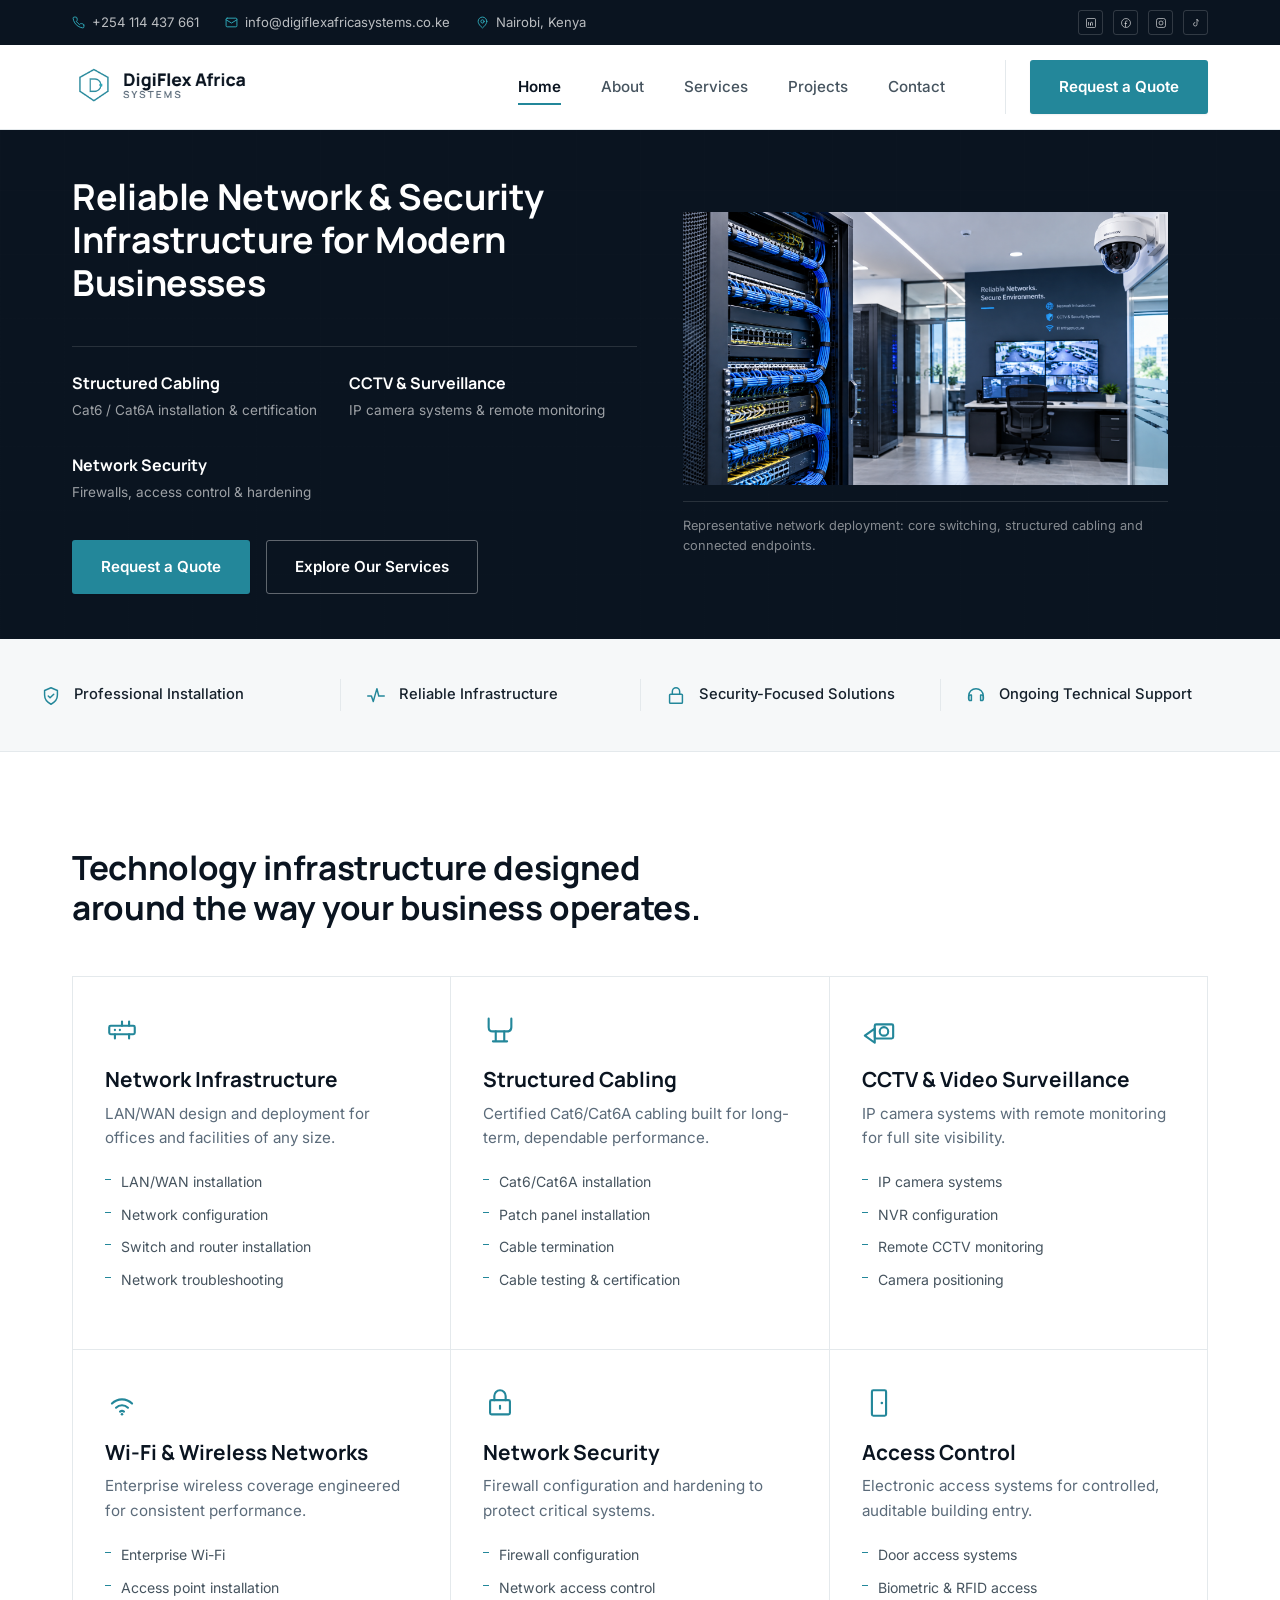
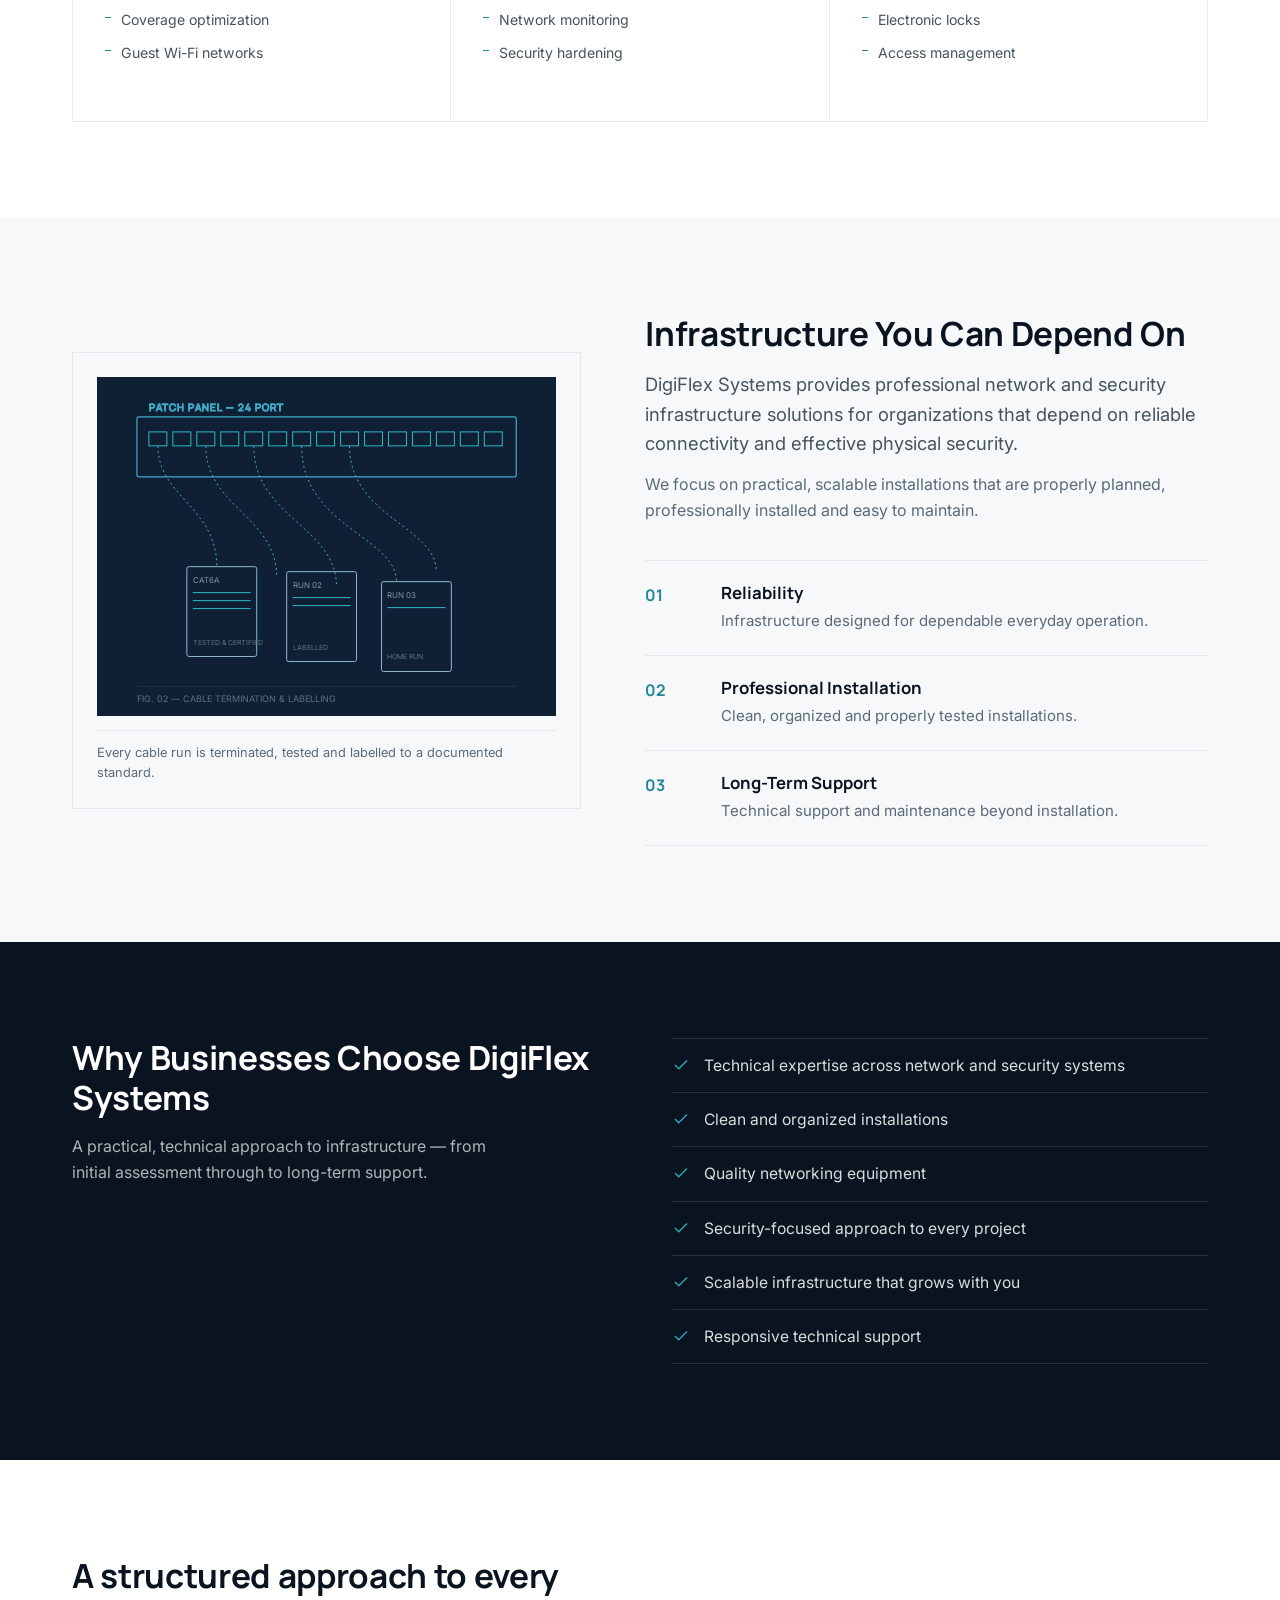
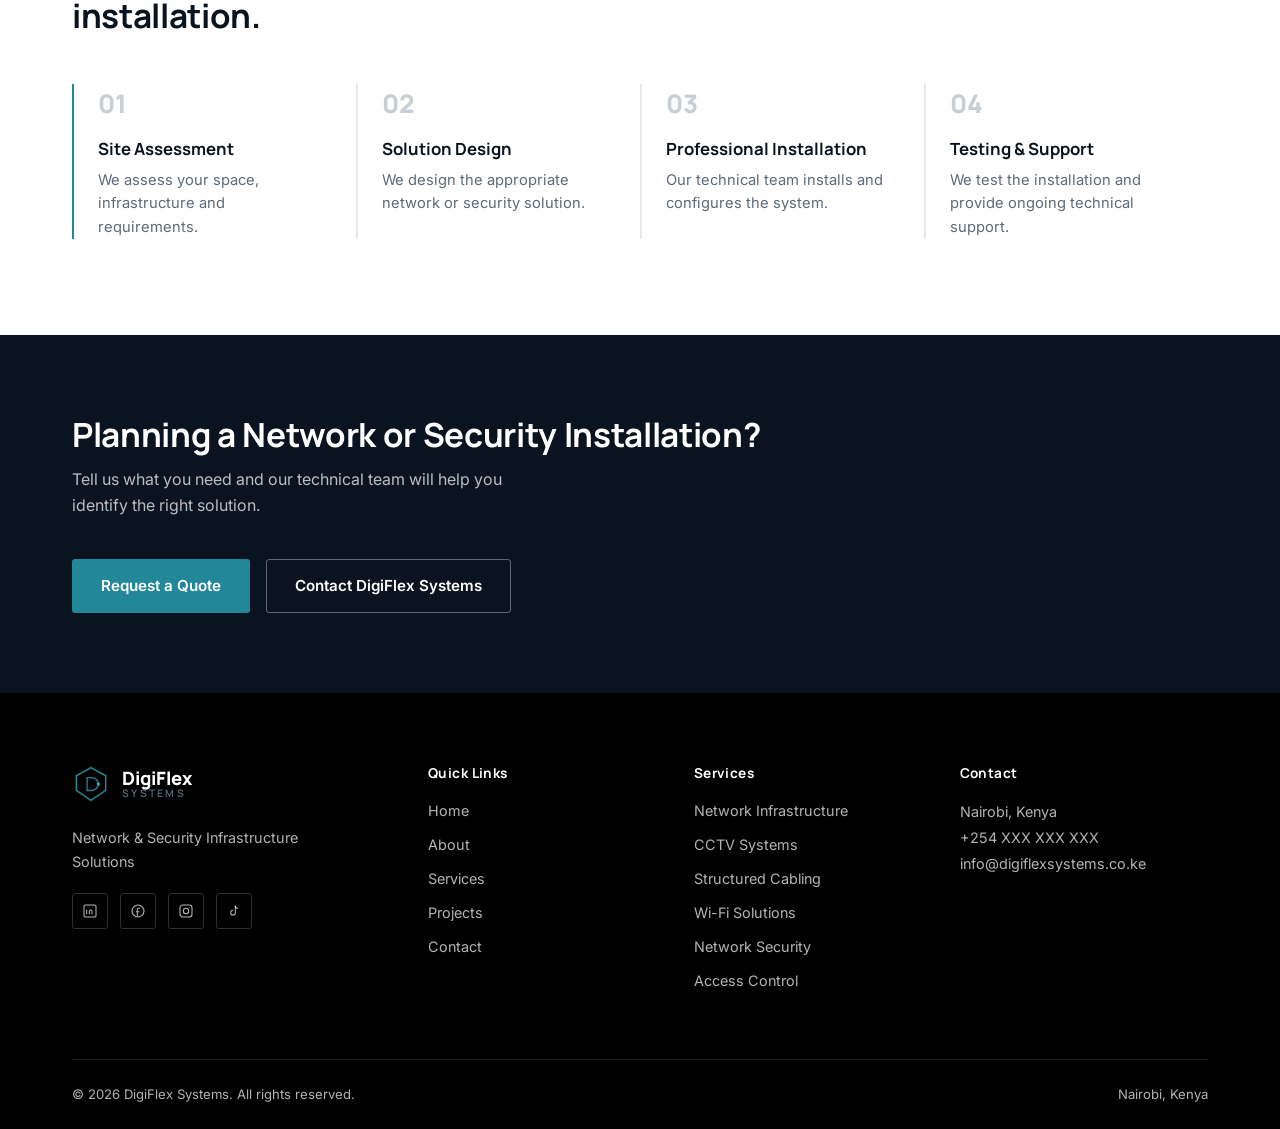
<file: index.html>
<!DOCTYPE html>
<html lang="en">
<head>
<meta charset="UTF-8">
<meta name="viewport" content="width=device-width, initial-scale=1.0">
<title>DigiFlex Systems | Network &amp; CCTV Security Solutions in Kenya</title>
<meta name="description" content="DigiFlex Systems provides professional network infrastructure, structured cabling, CCTV, Wi-Fi, access control and network security solutions for businesses in Kenya.">
<meta name="keywords" content="network infrastructure Kenya, structured cabling Nairobi, CCTV installation Kenya, network security, access control, enterprise Wi-Fi, IT infrastructure Nairobi">
<meta property="og:title" content="DigiFlex Systems | Network & CCTV Security Solutions in Kenya">
<meta property="og:description" content="Professional network infrastructure, structured cabling, CCTV and security solutions for businesses in Kenya.">
<meta property="og:type" content="website">
<meta property="og:locale" content="en_KE">
<link rel="preconnect" href="https://fonts.googleapis.com">
<link rel="preconnect" href="https://fonts.gstatic.com" crossorigin>
<link href="https://fonts.googleapis.com/css2?family=Inter:wght@400;500;600;700&family=Manrope:wght@600;700;800&display=swap" rel="stylesheet">
<link rel="stylesheet" href="css/style.css">
<link rel="stylesheet" href="css/responsive.css">
</head>
<body>

<a class="skip-link" href="#main">Skip to content</a>

<div class="topbar">
  <div class="container">
    <div class="topbar-left">
      <a href="tel:+254XXXXXXXXX">
        <svg viewBox="0 0 24 24" fill="none" stroke="currentColor" stroke-width="1.8" stroke-linecap="round" stroke-linejoin="round"><path d="M22 16.9v3a2 2 0 0 1-2.2 2 19.8 19.8 0 0 1-8.6-3.1 19.5 19.5 0 0 1-6-6 19.8 19.8 0 0 1-3.1-8.6A2 2 0 0 1 4.1 2h3a2 2 0 0 1 2 1.7c.1.9.3 1.8.6 2.7a2 2 0 0 1-.5 2.1L8 9.7a16 16 0 0 0 6 6l1.2-1.2a2 2 0 0 1 2.1-.5c.9.3 1.8.5 2.7.6a2 2 0 0 1 1.7 2z"/></svg>
        +254 114 437 661
      </a>
      <a href="mailto:info@digiflexsystems.co.ke">
        <svg viewBox="0 0 24 24" fill="none" stroke="currentColor" stroke-width="1.8" stroke-linecap="round" stroke-linejoin="round"><rect x="2" y="4" width="20" height="16" rx="2"/><path d="m2 7 10 6 10-6"/></svg>
        info@digiflexafricasystems.co.ke
      </a>
      <span>
        <svg viewBox="0 0 24 24" fill="none" stroke="currentColor" stroke-width="1.8" stroke-linecap="round" stroke-linejoin="round"><path d="M20 10c0 6-8 12-8 12s-8-6-8-12a8 8 0 0 1 16 0z"/><circle cx="12" cy="10" r="3"/></svg>
        Nairobi, Kenya
      </span>
    </div>
    <div class="topbar-right">
      <a href="#" aria-label="LinkedIn"><svg viewBox="0 0 24 24" fill="none" stroke="currentColor" stroke-width="1.6"><rect x="3" y="3" width="18" height="18" rx="2"/><path d="M7 10v7M7 7v.01M11 17v-4.5a2 2 0 0 1 4 0V17M11 12.5V17"/></svg></a>
      <a href="#" aria-label="Facebook"><svg viewBox="0 0 24 24" fill="none" stroke="currentColor" stroke-width="1.6"><path d="M15 8h-2a2 2 0 0 0-2 2v10M9 13h5"/><circle cx="12" cy="12" r="9"/></svg></a>
      <a href="#" aria-label="Instagram"><svg viewBox="0 0 24 24" fill="none" stroke="currentColor" stroke-width="1.6"><rect x="3" y="3" width="18" height="18" rx="4"/><circle cx="12" cy="12" r="4"/><circle cx="17" cy="7" r="0.6" fill="currentColor" stroke="none"/></svg></a>
      <a href="#" aria-label="TikTok"><svg viewBox="0 0 24 24" fill="none" stroke="currentColor" stroke-width="1.6"><path d="M14 4v10.5a3.5 3.5 0 1 1-3.5-3.5"/><path d="M14 4c0 2.2 1.8 4 4 4"/></svg></a>
    </div>
  </div>
</div>

<header class="site-header">
  <div class="container">
  
    <a href="index.html" class="logo" aria-label="DigiFlex Systems Home">
      <img src="images/logo.png" alt="DigiFlex Africa Systems" class="brand-logo" width="210" height="46">
    </a>
      
    

    <nav class="main-nav" id="main-nav">
      <ul class="nav-links">
        <li><a href="index.html">Home</a></li>
        <li><a href="about.html">About</a></li>
        <li><a href="services.html">Services</a></li>
        <li><a href="projects.html">Projects</a></li>
        <li><a href="contact.html">Contact</a></li>
      </ul>
      <div class="header-actions">
        <a href="contact.html" class="btn btn-primary">Request a Quote</a>
      </div>
    </nav>

    <button class="nav-toggle" id="nav-toggle" aria-label="Toggle menu" aria-expanded="false" aria-controls="main-nav">
      <span></span>
    </button>
  </div>
</header>

<main id="main">

  <!-- HERO -->
  <section class="hero">
    <div class="container hero-grid">
      <div class="hero-copy">
        <!-- <p class="eyebrow">Network Infrastructure &amp; Security Systems</p> -->
        <h1>Reliable Network &amp; Security Infrastructure for Modern Businesses</h1>
        <!-- <p>DigiFlex Systems designs, installs and maintains reliable network infrastructure and professional CCTV security systems that keep businesses connected, protected and operational.</p> -->
        
        <div class="hero-meta">
          <div><strong>Structured Cabling</strong>Cat6 / Cat6A installation &amp; certification</div>
          <div><strong>CCTV &amp; Surveillance</strong>IP camera systems &amp; remote monitoring</div>
          <div><strong>Network Security</strong>Firewalls, access control &amp; hardening</div>
        </div>
        <div class="hero-actions">
          <a href="contact.html" class="btn btn-primary">Request a Quote</a>
          <a href="services.html" class="btn btn-outline-light">Explore Our Services</a>
        </div>
      </div>

      <figure class="hero-visual">
        
          <img src="images/back 2.png" alt="">
          
        
        <figcaption>Representative network deployment: core switching, structured cabling and connected endpoints.</figcaption>
      </figure>
    </div>
  </section>

  <!-- TRUST STRIP -->
  <section class="trust-strip">
    <div class="container trust-inner">
     
      <div class="trust-points">
        <div class="trust-point reveal">
          <svg class="icon" viewBox="0 0 24 24" fill="none" stroke="currentColor" stroke-width="1.6" stroke-linecap="round" stroke-linejoin="round" aria-hidden="true"><path d="M12 3l7 3v5c0 4.5-3 8-7 10-4-2-7-5.5-7-10V6l7-3z"/><path d="M9 12l2 2 4-4"/></svg>
          <span>Professional Installation</span>
        </div>
        <div class="trust-point reveal">
          <svg class="icon" viewBox="0 0 24 24" fill="none" stroke="currentColor" stroke-width="1.6" stroke-linecap="round" stroke-linejoin="round" aria-hidden="true"><path d="M3 12h4l2 6 4-14 2 8h6"/></svg>
          <span>Reliable Infrastructure</span>
        </div>
        <div class="trust-point reveal">
          <svg class="icon" viewBox="0 0 24 24" fill="none" stroke="currentColor" stroke-width="1.6" stroke-linecap="round" stroke-linejoin="round" aria-hidden="true"><rect x="5" y="10" width="14" height="10" rx="1"/><path d="M8 10V7a4 4 0 0 1 8 0v3"/></svg>
          <span>Security-Focused Solutions</span>
        </div>
        <div class="trust-point reveal">
          <svg class="icon" viewBox="0 0 24 24" fill="none" stroke="currentColor" stroke-width="1.6" stroke-linecap="round" stroke-linejoin="round" aria-hidden="true"><path d="M4 15v-3a8 8 0 0 1 16 0v3"/><path d="M4 15a2 2 0 0 0 2 2h1v-6H6a2 2 0 0 0-2 2v2z"/><path d="M20 15a2 2 0 0 1-2 2h-1v-6h1a2 2 0 0 1 2 2v2z"/></svg>
          <span>Ongoing Technical Support</span>
        </div>
      </div>
    </div>
  </section>

  <!-- SERVICES -->
  <section class="section" id="services">
    <div class="container">
      <div class="section-head reveal">
       
        <h2>Technology infrastructure designed around the way your business operates.</h2>
      </div>

      <div class="services-grid">
        <article class="service-card reveal">
          <svg class="icon" viewBox="0 0 24 24" fill="none" stroke="currentColor" stroke-width="1.5" stroke-linecap="round" stroke-linejoin="round" aria-hidden="true"><rect x="3" y="9" width="18" height="6" rx="1"/><circle cx="7" cy="12" r="0.8" fill="currentColor" stroke="none"/><circle cx="10.5" cy="12" r="0.8" fill="currentColor" stroke="none"/><path d="M17 9V6M12 9V6M7 15v3M17 15v3"/></svg>
          <h3>Network Infrastructure</h3>
          <p>LAN/WAN design and deployment for offices and facilities of any size.</p>
          <ul>
            <li>LAN/WAN installation</li>
            <li>Network configuration</li>
            <li>Switch and router installation</li>
            <li>Network troubleshooting</li>
          </ul>
          <!-- <a href="services.html#network-infrastructure" class="learn-more">Learn more <svg viewBox="0 0 24 24" fill="none" stroke="currentColor" stroke-width="2"><path d="M5 12h14M13 6l6 6-6 6"/></svg></a> -->
        </article>

        <article class="service-card reveal">
          <svg class="icon" viewBox="0 0 24 24" fill="none" stroke="currentColor" stroke-width="1.5" stroke-linecap="round" stroke-linejoin="round" aria-hidden="true"><path d="M4 4v6c0 2 1 3 3 3h10c2 0 3-1 3-3V4"/><path d="M9 13v7M15 13v7M7 20h10"/></svg>
          <h3>Structured Cabling</h3>
          <p>Certified Cat6/Cat6A cabling built for long-term, dependable performance.</p>
          <ul>
            <li>Cat6/Cat6A installation</li>
            <li>Patch panel installation</li>
            <li>Cable termination</li>
            <li>Cable testing &amp; certification</li>
          </ul>
          <!-- <a href="services.html#structured-cabling" class="learn-more">Learn more <svg viewBox="0 0 24 24" fill="none" stroke="currentColor" stroke-width="2"><path d="M5 12h14M13 6l6 6-6 6"/></svg></a> -->
        </article>

        <article class="service-card reveal">
          <svg class="icon" viewBox="0 0 24 24" fill="none" stroke="currentColor" stroke-width="1.5" stroke-linecap="round" stroke-linejoin="round" aria-hidden="true"><path d="M2 16l7-5v10z"/><rect x="9" y="8" width="13" height="10" rx="1"/><circle cx="15.5" cy="13" r="3"/></svg>
          <h3>CCTV &amp; Video Surveillance</h3>
          <p>IP camera systems with remote monitoring for full site visibility.</p>
          <ul>
            <li>IP camera systems</li>
            <li>NVR configuration</li>
            <li>Remote CCTV monitoring</li>
            <li>Camera positioning</li>
          </ul>
          <!-- <a href="services.html#cctv-surveillance" class="learn-more">Learn more <svg viewBox="0 0 24 24" fill="none" stroke="currentColor" stroke-width="2"><path d="M5 12h14M13 6l6 6-6 6"/></svg></a> -->
        </article>

        <article class="service-card reveal">
          <svg class="icon" viewBox="0 0 24 24" fill="none" stroke="currentColor" stroke-width="1.5" stroke-linecap="round" stroke-linejoin="round" aria-hidden="true"><path d="M12 20c-4-2.5-7-6-7-6" opacity="0"/><path d="M4.9 12.4a10 10 0 0 1 14.2 0"/><path d="M7.8 15.3a6 6 0 0 1 8.4 0"/><path d="M10.6 18.1a2.2 2.2 0 0 1 2.8 0"/><circle cx="12" cy="20" r="0.9" fill="currentColor" stroke="none"/></svg>
          <h3>Wi-Fi &amp; Wireless Networks</h3>
          <p>Enterprise wireless coverage engineered for consistent performance.</p>
          <ul>
            <li>Enterprise Wi-Fi</li>
            <li>Access point installation</li>
            <li>Coverage optimization</li>
            <li>Guest Wi-Fi networks</li>
          </ul>
          <!-- <a href="services.html#wifi-wireless" class="learn-more">Learn more <svg viewBox="0 0 24 24" fill="none" stroke="currentColor" stroke-width="2"><path d="M5 12h14M13 6l6 6-6 6"/></svg></a> -->
        </article>

        <article class="service-card reveal">
          <svg class="icon" viewBox="0 0 24 24" fill="none" stroke="currentColor" stroke-width="1.5" stroke-linecap="round" stroke-linejoin="round" aria-hidden="true"><rect x="5" y="10" width="14" height="10" rx="1"/><path d="M8 10V7a4 4 0 0 1 8 0v3"/><path d="M12 14v2"/></svg>
          <h3>Network Security</h3>
          <p>Firewall configuration and hardening to protect critical systems.</p>
          <ul>
            <li>Firewall configuration</li>
            <li>Network access control</li>
            <li>Network monitoring</li>
            <li>Security hardening</li>
          </ul>
          <!-- <a href="services.html#network-security" class="learn-more">Learn more <svg viewBox="0 0 24 24" fill="none" stroke="currentColor" stroke-width="2"><path d="M5 12h14M13 6l6 6-6 6"/></svg></a> -->
        </article>

        <article class="service-card reveal">
          <svg class="icon" viewBox="0 0 24 24" fill="none" stroke="currentColor" stroke-width="1.5" stroke-linecap="round" stroke-linejoin="round" aria-hidden="true"><rect x="7" y="3" width="10" height="18" rx="1"/><circle cx="14" cy="12" r="0.9" fill="currentColor" stroke="none"/></svg>
          <h3>Access Control</h3>
          <p>Electronic access systems for controlled, auditable building entry.</p>
          <ul>
            <li>Door access systems</li>
            <li>Biometric &amp; RFID access</li>
            <li>Electronic locks</li>
            <li>Access management</li>
          </ul>
          <!-- <a href="services.html#access-control" class="learn-more">Learn more <svg viewBox="0 0 24 24" fill="none" stroke="currentColor" stroke-width="2"><path d="M5 12h14M13 6l6 6-6 6"/></svg></a> -->
        </article>
      </div>
    </div>
  </section>

  <!-- ABOUT -->
  <section class="section section-alt">
    <div class="container about-grid">
      <figure class="about-visual reveal">
        <svg viewBox="0 0 460 340" xmlns="http://www.w3.org/2000/svg" role="img" aria-labelledby="aboutSvgTitle">
          <title id="aboutSvgTitle">Diagram of structured cabling termination at a patch panel</title>
          <rect x="0" y="0" width="460" height="340" fill="#0f2035"/>
          <g stroke="#3FA9C7" stroke-width="1.2" fill="none">
            <rect x="40" y="40" width="380" height="60" rx="2"/>
            <text x="52" y="34" fill="#8fb9c9" font-size="10" font-family="Manrope, sans-serif" letter-spacing="1">PATCH PANEL — 24 PORT</text>
            <g id="ports"></g>
          </g>
          <!-- generated ports -->
          <g fill="none" stroke="#2fb8c7" stroke-width="1">
            <rect x="52" y="55" width="18" height="14"/><rect x="76" y="55" width="18" height="14"/><rect x="100" y="55" width="18" height="14"/><rect x="124" y="55" width="18" height="14"/>
            <rect x="148" y="55" width="18" height="14"/><rect x="172" y="55" width="18" height="14"/><rect x="196" y="55" width="18" height="14"/><rect x="220" y="55" width="18" height="14"/>
            <rect x="244" y="55" width="18" height="14"/><rect x="268" y="55" width="18" height="14"/><rect x="292" y="55" width="18" height="14"/><rect x="316" y="55" width="18" height="14"/>
            <rect x="340" y="55" width="18" height="14"/><rect x="364" y="55" width="18" height="14"/><rect x="388" y="55" width="18" height="14"/>
          </g>
          <g fill="none" stroke="#3FA9C7" stroke-width="1" stroke-dasharray="2 3">
            <path d="M61 69 C 61 120, 120 130, 120 190"/>
            <path d="M109 69 C 109 130, 180 140, 180 200"/>
            <path d="M157 69 C 157 140, 240 150, 240 210"/>
            <path d="M205 69 C 205 150, 300 160, 300 205"/>
            <path d="M253 69 C 253 140, 340 150, 340 195"/>
          </g>
          <g transform="translate(90,190)">
            <rect x="0" y="0" width="70" height="90" rx="2" fill="none" stroke="#8fb9c9"/>
            <text x="6" y="16" fill="#7f97a6" font-size="8" font-family="Inter, sans-serif">CAT6A</text>
            <line x1="6" y1="26" x2="64" y2="26" stroke="#2fb8c7"/>
            <line x1="6" y1="34" x2="64" y2="34" stroke="#2fb8c7"/>
            <line x1="6" y1="42" x2="64" y2="42" stroke="#2fb8c7"/>
            <text x="6" y="78" fill="#5a7080" font-size="7" font-family="Inter, sans-serif">TESTED &amp; CERTIFIED</text>
          </g>
          <g transform="translate(190,195)">
            <rect x="0" y="0" width="70" height="90" rx="2" fill="none" stroke="#8fb9c9"/>
            <text x="6" y="16" fill="#7f97a6" font-size="8" font-family="Inter, sans-serif">RUN 02</text>
            <line x1="6" y1="26" x2="64" y2="26" stroke="#2fb8c7"/>
            <line x1="6" y1="34" x2="64" y2="34" stroke="#2fb8c7"/>
            <text x="6" y="78" fill="#5a7080" font-size="7" font-family="Inter, sans-serif">LABELLED</text>
          </g>
          <g transform="translate(285,205)">
            <rect x="0" y="0" width="70" height="90" rx="2" fill="none" stroke="#8fb9c9"/>
            <text x="6" y="16" fill="#7f97a6" font-size="8" font-family="Inter, sans-serif">RUN 03</text>
            <line x1="6" y1="26" x2="64" y2="26" stroke="#2fb8c7"/>
            <text x="6" y="78" fill="#5a7080" font-size="7" font-family="Inter, sans-serif">HOME RUN</text>
          </g>
          <line x1="40" y1="310" x2="420" y2="310" stroke="#22323f"/>
          <text x="40" y="326" fill="#5a7080" font-size="9" font-family="Inter, sans-serif">FIG. 02 — CABLE TERMINATION &amp; LABELLING</text>
        </svg>
        <figcaption>Every cable run is terminated, tested and labelled to a documented standard.</figcaption>
      </figure>

      <div class="about-copy reveal">
        
        <h2>Infrastructure You Can Depend On</h2>
        <p class="lede" style="margin-top:16px;">DigiFlex Systems provides professional network and security infrastructure solutions for organizations that depend on reliable connectivity and effective physical security.</p>
        <p style="margin-top:14px; color:var(--gray-600);">We focus on practical, scalable installations that are properly planned, professionally installed and easy to maintain.</p>

        <div class="principle-list">
          <div class="principle">
            <span class="num">01</span>
            <div>
              <h3>Reliability</h3>
              <p>Infrastructure designed for dependable everyday operation.</p>
            </div>
          </div>
          <div class="principle">
            <span class="num">02</span>
            <div>
              <h3>Professional Installation</h3>
              <p>Clean, organized and properly tested installations.</p>
            </div>
          </div>
          <div class="principle">
            <span class="num">03</span>
            <div>
              <h3>Long-Term Support</h3>
              <p>Technical support and maintenance beyond installation.</p>
            </div>
          </div>
        </div>
      </div>
    </div>
  </section>

  <!-- WHY DIGIFLEX -->
  <section class="section section-dark">
    <div class="container why-grid">
      <div class="reveal">
      
        <h2>Why Businesses Choose DigiFlex Systems</h2>
        <p style="margin-top:16px; color:rgba(255,255,255,0.68); max-width:440px;">A practical, technical approach to infrastructure — from initial assessment through to long-term support.</p>
      </div>
      <div class="why-col reveal">
        <ul class="why-list">
          <li><svg class="icon" viewBox="0 0 24 24" fill="none" stroke="currentColor" stroke-width="1.8"><path d="M20 6L9 17l-5-5"/></svg>Technical expertise across network and security systems</li>
          <li><svg class="icon" viewBox="0 0 24 24" fill="none" stroke="currentColor" stroke-width="1.8"><path d="M20 6L9 17l-5-5"/></svg>Clean and organized installations</li>
          <li><svg class="icon" viewBox="0 0 24 24" fill="none" stroke="currentColor" stroke-width="1.8"><path d="M20 6L9 17l-5-5"/></svg>Quality networking equipment</li>
          <li><svg class="icon" viewBox="0 0 24 24" fill="none" stroke="currentColor" stroke-width="1.8"><path d="M20 6L9 17l-5-5"/></svg>Security-focused approach to every project</li>
          <li><svg class="icon" viewBox="0 0 24 24" fill="none" stroke="currentColor" stroke-width="1.8"><path d="M20 6L9 17l-5-5"/></svg>Scalable infrastructure that grows with you</li>
          <li><svg class="icon" viewBox="0 0 24 24" fill="none" stroke="currentColor" stroke-width="1.8"><path d="M20 6L9 17l-5-5"/></svg>Responsive technical support</li>
        </ul>
      </div>
    </div>
  </section>

  <!-- PROCESS -->
  <section class="section">
    <div class="container">
      <div class="section-head reveal">
      
        <h2>A structured approach to every installation.</h2>
      </div>
      <div class="process-list">
        <div class="process-step reveal">
          <span class="num">01</span>
          <h3>Site Assessment</h3>
          <p>We assess your space, infrastructure and requirements.</p>
        </div>
        <div class="process-step reveal">
          <span class="num">02</span>
          <h3>Solution Design</h3>
          <p>We design the appropriate network or security solution.</p>
        </div>
        <div class="process-step reveal">
          <span class="num">03</span>
          <h3>Professional Installation</h3>
          <p>Our technical team installs and configures the system.</p>
        </div>
        <div class="process-step reveal">
          <span class="num">04</span>
          <h3>Testing &amp; Support</h3>
          <p>We test the installation and provide ongoing technical support.</p>
        </div>
      </div>
    </div>
  </section>

  <!-- CTA -->
  <section class="cta-section">
    <div class="container cta-inner">
      <div class="cta-text">
        <h2>Planning a Network or Security Installation?</h2>
        <p>Tell us what you need and our technical team will help you identify the right solution.</p>
      </div>
      <div class="cta-actions">
        <a href="contact.html" class="btn btn-primary">Request a Quote</a>
        <a href="contact.html" class="btn btn-outline-light">Contact DigiFlex Systems</a>
      </div>
    </div>
  </section>

</main>

<footer class="site-footer">
  <div class="container">
    <div class="footer-grid">
      <div class="footer-brand">
        <a href="index.html" class="logo">
          <svg class="logo-mark" viewBox="0 0 44 44" fill="none" xmlns="http://www.w3.org/2000/svg" aria-hidden="true">
        <path d="M22 3L39 12.5V29.5L22 41L5 29.5V12.5L22 3Z" stroke="currentColor" stroke-width="1.7"/>
        <path d="M17.5 14.5H23C27.14 14.5 30.5 17.86 30.5 22C30.5 26.14 27.14 29.5 23 29.5H17.5V14.5Z" stroke="currentColor" stroke-width="1.5"/>
        <circle cx="30.5" cy="22" r="1.9" fill="#2fa8b8"/>
      </svg>
          <span class="logo-text"><span class="l1">DigiFlex</span><span class="l2">SYSTEMS</span></span>
        </a>
        <p>Network &amp; Security Infrastructure Solutions</p>
        <div class="social-row">
          <a href="#" aria-label="LinkedIn"><svg viewBox="0 0 24 24" fill="none" stroke="currentColor" stroke-width="1.6"><rect x="3" y="3" width="18" height="18" rx="2"/><path d="M7 10v7M7 7v.01M11 17v-4.5a2 2 0 0 1 4 0V17M11 12.5V17"/></svg></a>
          <a href="#" aria-label="Facebook"><svg viewBox="0 0 24 24" fill="none" stroke="currentColor" stroke-width="1.6"><path d="M15 8h-2a2 2 0 0 0-2 2v10M9 13h5"/><circle cx="12" cy="12" r="9"/></svg></a>
          <a href="#" aria-label="Instagram"><svg viewBox="0 0 24 24" fill="none" stroke="currentColor" stroke-width="1.6"><rect x="3" y="3" width="18" height="18" rx="4"/><circle cx="12" cy="12" r="4"/><circle cx="17" cy="7" r="0.6" fill="currentColor" stroke="none"/></svg></a>
          <a href="#" aria-label="TikTok"><svg viewBox="0 0 24 24" fill="none" stroke="currentColor" stroke-width="1.6"><path d="M14 4v10.5a3.5 3.5 0 1 1-3.5-3.5"/><path d="M14 4c0 2.2 1.8 4 4 4"/></svg></a>
        </div>
      </div>

      <div class="footer-col">
        <h3>Quick Links</h3>
        <ul>
          <li><a href="index.html">Home</a></li>
          <li><a href="about.html">About</a></li>
          <li><a href="services.html">Services</a></li>
          <li><a href="projects.html">Projects</a></li>
          <li><a href="contact.html">Contact</a></li>
        </ul>
      </div>

      <div class="footer-col">
        <h3>Services</h3>
        <ul>
          <li><a href="services.html#network-infrastructure">Network Infrastructure</a></li>
          <li><a href="services.html#cctv-surveillance">CCTV Systems</a></li>
          <li><a href="services.html#structured-cabling">Structured Cabling</a></li>
          <li><a href="services.html#wifi-wireless">Wi-Fi Solutions</a></li>
          <li><a href="services.html#network-security">Network Security</a></li>
          <li><a href="services.html#access-control">Access Control</a></li>
        </ul>
      </div>

      <div class="footer-col">
        <h3>Contact</h3>
        <address>
          Nairobi, Kenya<br>
          <a href="tel:+254XXXXXXXXX">+254 XXX XXX XXX</a><br>
          <a href="mailto:info@digiflexsystems.co.ke">info@digiflexsystems.co.ke</a>
        </address>
      </div>
    </div>

    <div class="footer-bottom">
      <span>© 2026 DigiFlex Systems. All rights reserved.</span>
      <span>Nairobi, Kenya</span>
    </div>
  </div>
</footer>

<button class="back-to-top" aria-label="Back to top">
  <svg viewBox="0 0 24 24" fill="none" stroke="currentColor" stroke-width="2" stroke-linecap="round" stroke-linejoin="round"><path d="M12 19V5M5 12l7-7 7 7"/></svg>
</button>

<script src="js/main.js"></script>
</body>
</html>
</file>
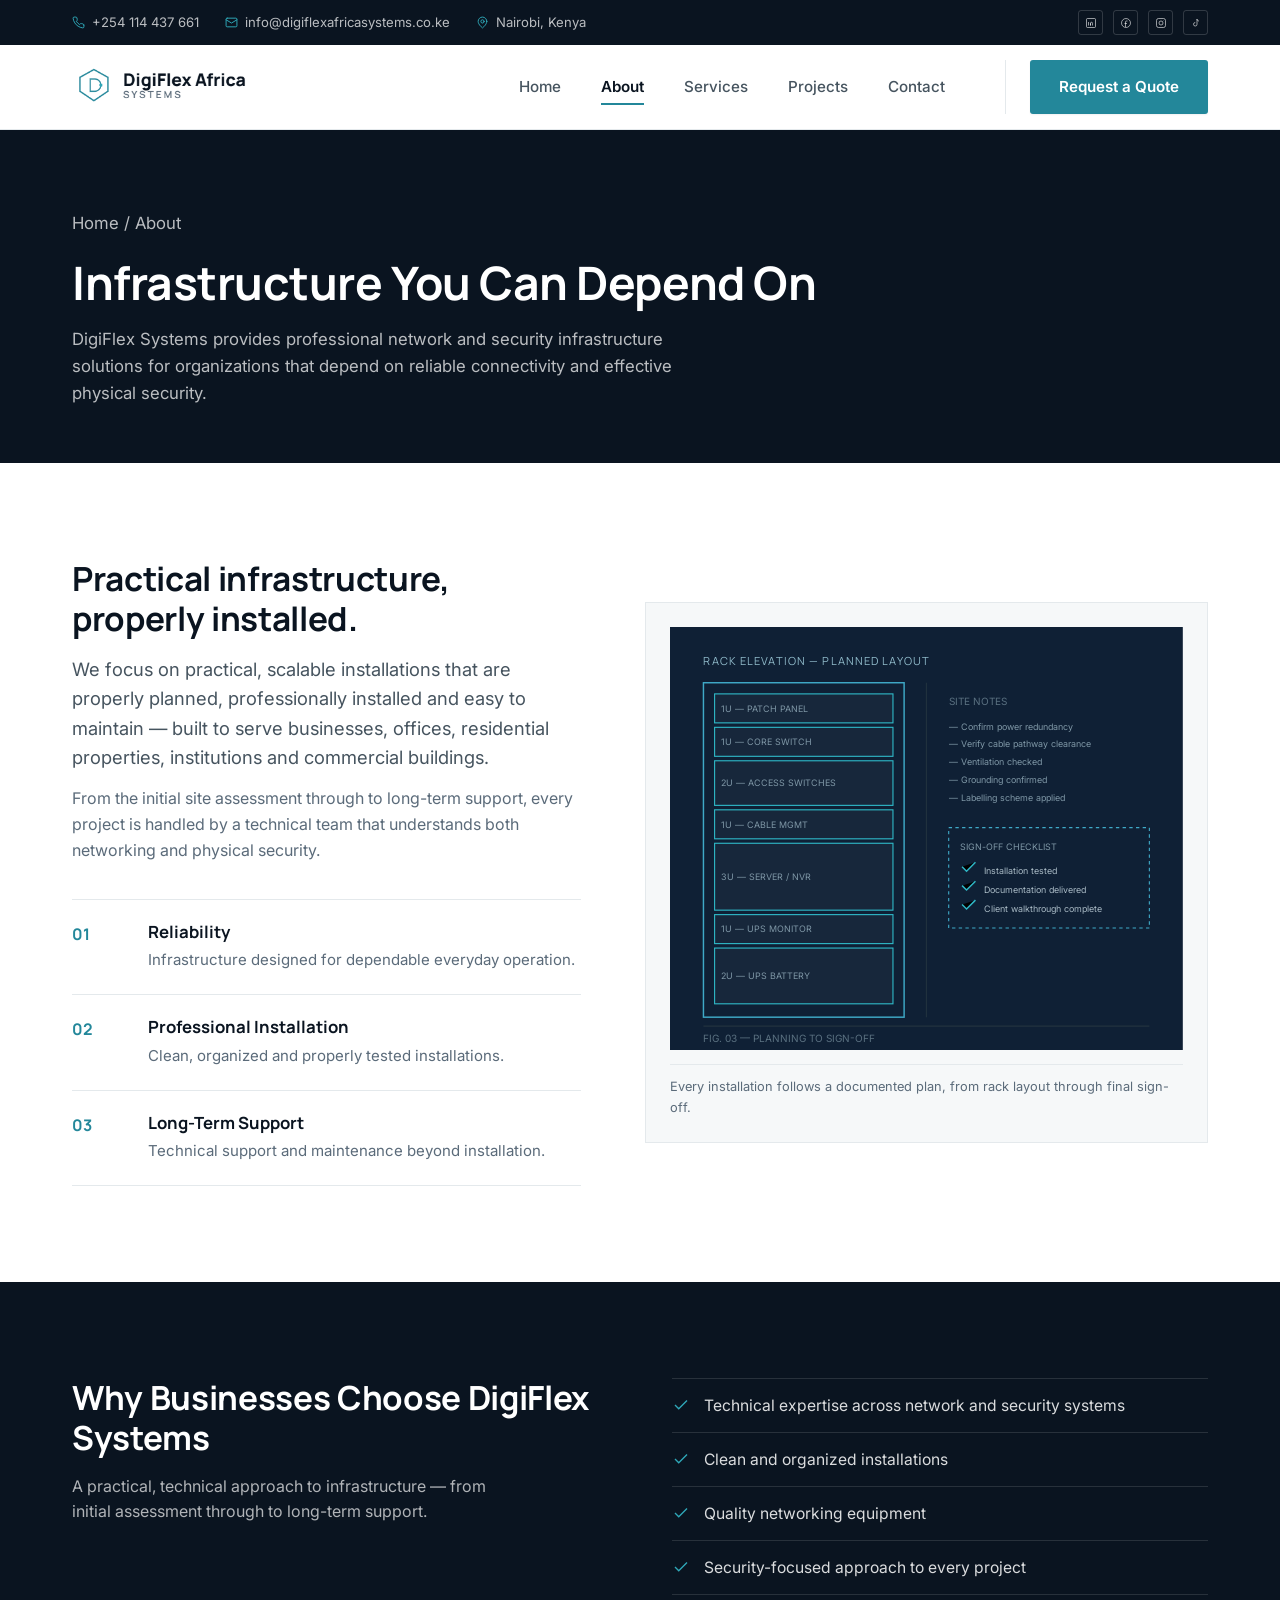
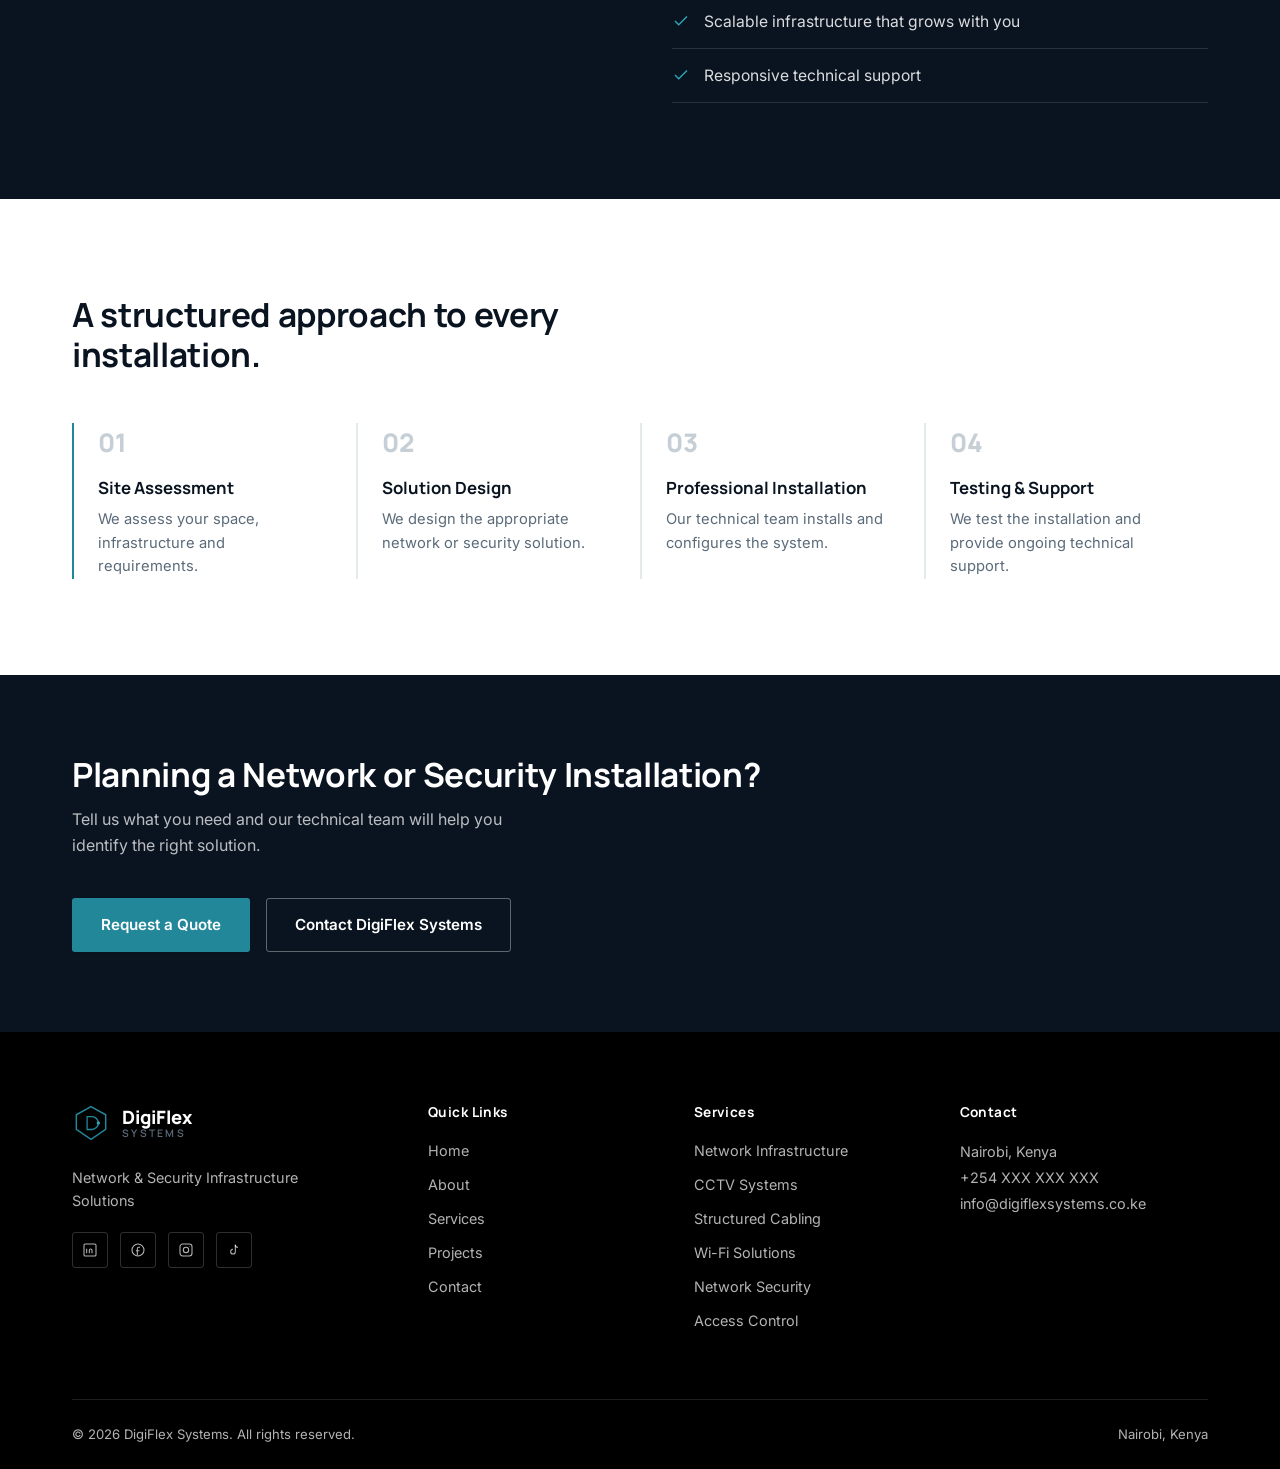
<file: about.html>
<!DOCTYPE html>
<html lang="en">
<head>
<meta charset="UTF-8">
<meta name="viewport" content="width=device-width, initial-scale=1.0">
<title>About Us | DigiFlex Systems</title>
<meta name="description" content="DigiFlex Systems provides professional network and security infrastructure solutions for organizations that depend on reliable connectivity and effective physical security.">
<meta name="keywords" content="about DigiFlex Systems, network infrastructure company Kenya, CCTV installation company">
<meta property="og:title" content="About Us | DigiFlex Systems">
<meta property="og:description" content="Practical, scalable network and security infrastructure — properly planned, professionally installed and easy to maintain.">
<meta property="og:type" content="website">
<link rel="preconnect" href="https://fonts.googleapis.com">
<link rel="preconnect" href="https://fonts.gstatic.com" crossorigin>
<link href="https://fonts.googleapis.com/css2?family=Inter:wght@400;500;600;700&family=Manrope:wght@600;700;800&display=swap" rel="stylesheet">
<link rel="stylesheet" href="css/style.css">
<link rel="stylesheet" href="css/responsive.css">
</head>
<body>

<a class="skip-link" href="#main">Skip to content</a>

<div class="topbar">
  <div class="container">
    <div class="topbar-left">
      <a href="tel:+254XXXXXXXXX">
        <svg viewBox="0 0 24 24" fill="none" stroke="currentColor" stroke-width="1.8" stroke-linecap="round" stroke-linejoin="round"><path d="M22 16.9v3a2 2 0 0 1-2.2 2 19.8 19.8 0 0 1-8.6-3.1 19.5 19.5 0 0 1-6-6 19.8 19.8 0 0 1-3.1-8.6A2 2 0 0 1 4.1 2h3a2 2 0 0 1 2 1.7c.1.9.3 1.8.6 2.7a2 2 0 0 1-.5 2.1L8 9.7a16 16 0 0 0 6 6l1.2-1.2a2 2 0 0 1 2.1-.5c.9.3 1.8.5 2.7.6a2 2 0 0 1 1.7 2z"/></svg>
        +254 114 437 661
      </a>
      <a href="mailto:info@digiflexsystems.co.ke">
        <svg viewBox="0 0 24 24" fill="none" stroke="currentColor" stroke-width="1.8" stroke-linecap="round" stroke-linejoin="round"><rect x="2" y="4" width="20" height="16" rx="2"/><path d="m2 7 10 6 10-6"/></svg>
        info@digiflexafricasystems.co.ke
      </a>
      <span>
        <svg viewBox="0 0 24 24" fill="none" stroke="currentColor" stroke-width="1.8" stroke-linecap="round" stroke-linejoin="round"><path d="M20 10c0 6-8 12-8 12s-8-6-8-12a8 8 0 0 1 16 0z"/><circle cx="12" cy="10" r="3"/></svg>
        Nairobi, Kenya
      </span>
    </div>
    <div class="topbar-right">
      <a href="#" aria-label="LinkedIn"><svg viewBox="0 0 24 24" fill="none" stroke="currentColor" stroke-width="1.6"><rect x="3" y="3" width="18" height="18" rx="2"/><path d="M7 10v7M7 7v.01M11 17v-4.5a2 2 0 0 1 4 0V17M11 12.5V17"/></svg></a>
      <a href="#" aria-label="Facebook"><svg viewBox="0 0 24 24" fill="none" stroke="currentColor" stroke-width="1.6"><path d="M15 8h-2a2 2 0 0 0-2 2v10M9 13h5"/><circle cx="12" cy="12" r="9"/></svg></a>
      <a href="#" aria-label="Instagram"><svg viewBox="0 0 24 24" fill="none" stroke="currentColor" stroke-width="1.6"><rect x="3" y="3" width="18" height="18" rx="4"/><circle cx="12" cy="12" r="4"/><circle cx="17" cy="7" r="0.6" fill="currentColor" stroke="none"/></svg></a>
      <a href="#" aria-label="TikTok"><svg viewBox="0 0 24 24" fill="none" stroke="currentColor" stroke-width="1.6"><path d="M14 4v10.5a3.5 3.5 0 1 1-3.5-3.5"/><path d="M14 4c0 2.2 1.8 4 4 4"/></svg></a>
    </div>
  </div>
</div>

<header class="site-header">
  <div class="container">
    <a href="index.html" class="logo" aria-label="DigiFlex Systems Home">
      <img src="images/logo.png" alt="DigiFlex Africa Systems" class="brand-logo" width="210" height="46">
    </a>

    <nav class="main-nav" id="main-nav">
      <ul class="nav-links">
        <li><a href="index.html">Home</a></li>
        <li><a href="about.html">About</a></li>
        <li><a href="services.html">Services</a></li>
        <li><a href="projects.html">Projects</a></li>
        <li><a href="contact.html">Contact</a></li>
      </ul>
      <div class="header-actions">
        <a href="contact.html" class="btn btn-primary">Request a Quote</a>
      </div>
    </nav>

    <button class="nav-toggle" id="nav-toggle" aria-label="Toggle menu" aria-expanded="false" aria-controls="main-nav">
      <span></span>
    </button>
  </div>
</header>

<main id="main">

  <section class="page-hero">
    <div class="container">
      <p class="breadcrumb"><a href="index.html">Home</a> / About</p>
      <h1>Infrastructure You Can Depend On</h1>
      <p>DigiFlex Systems provides professional network and security infrastructure solutions for organizations that depend on reliable connectivity and effective physical security.</p>
    </div>
  </section>

  <section class="section">
    <div class="container about-grid">
      <div class="about-copy reveal">
        
        <h2>Practical infrastructure, properly installed.</h2>
        <p class="lede" style="margin-top:16px;">We focus on practical, scalable installations that are properly planned, professionally installed and easy to maintain — built to serve businesses, offices, residential properties, institutions and commercial buildings.</p>
        <p style="margin-top:14px; color:var(--gray-600);">From the initial site assessment through to long-term support, every project is handled by a technical team that understands both networking and physical security.</p>

        <div class="principle-list">
          <div class="principle">
            <span class="num">01</span>
            <div>
              <h3>Reliability</h3>
              <p>Infrastructure designed for dependable everyday operation.</p>
            </div>
          </div>
          <div class="principle">
            <span class="num">02</span>
            <div>
              <h3>Professional Installation</h3>
              <p>Clean, organized and properly tested installations.</p>
            </div>
          </div>
          <div class="principle">
            <span class="num">03</span>
            <div>
              <h3>Long-Term Support</h3>
              <p>Technical support and maintenance beyond installation.</p>
            </div>
          </div>
        </div>
      </div>

      <figure class="about-visual reveal">
        <svg viewBox="0 0 460 380" xmlns="http://www.w3.org/2000/svg" role="img" aria-labelledby="aboutHeroTitle">
          <title id="aboutHeroTitle">Diagram of a technician's rack elevation plan showing planned equipment layout</title>
          <rect x="0" y="0" width="460" height="380" fill="#0f2035"/>
          <text x="30" y="34" fill="#8fb9c9" font-size="10" font-family="Manrope, sans-serif" letter-spacing="1">RACK ELEVATION — PLANNED LAYOUT</text>
          <rect x="30" y="50" width="180" height="300" stroke="#3FA9C7" stroke-width="1.3" fill="none"/>
          <g stroke="#2fb8c7" stroke-width="1" fill="rgba(255,255,255,0.03)">
            <rect x="40" y="60" width="160" height="26"/>
            <rect x="40" y="90" width="160" height="26"/>
            <rect x="40" y="120" width="160" height="40"/>
            <rect x="40" y="164" width="160" height="26"/>
            <rect x="40" y="194" width="160" height="60"/>
            <rect x="40" y="258" width="160" height="26"/>
            <rect x="40" y="288" width="160" height="50"/>
          </g>
          <g fill="#7f97a6" font-size="8" font-family="Inter, sans-serif">
            <text x="46" y="76">1U — PATCH PANEL</text>
            <text x="46" y="106">1U — CORE SWITCH</text>
            <text x="46" y="143">2U — ACCESS SWITCHES</text>
            <text x="46" y="180">1U — CABLE MGMT</text>
            <text x="46" y="227">3U — SERVER / NVR</text>
            <text x="46" y="274">1U — UPS MONITOR</text>
            <text x="46" y="316">2U — UPS BATTERY</text>
          </g>
          <g stroke="#22323f">
            <line x1="230" y1="50" x2="230" y2="350"/>
          </g>
          <g fill="#5a7080" font-size="9" font-family="Inter, sans-serif">
            <text x="250" y="70">SITE NOTES</text>
            <text x="250" y="92" fill="#7f97a6" font-size="8">— Confirm power redundancy</text>
            <text x="250" y="108" fill="#7f97a6" font-size="8">— Verify cable pathway clearance</text>
            <text x="250" y="124" fill="#7f97a6" font-size="8">— Ventilation checked</text>
            <text x="250" y="140" fill="#7f97a6" font-size="8">— Grounding confirmed</text>
            <text x="250" y="156" fill="#7f97a6" font-size="8">— Labelling scheme applied</text>
          </g>
          <rect x="250" y="180" width="180" height="90" stroke="#3FA9C7" stroke-width="1" fill="none" stroke-dasharray="3 3"/>
          <text x="260" y="200" fill="#7f97a6" font-size="8" font-family="Inter, sans-serif">SIGN-OFF CHECKLIST</text>
          <g stroke="#2fb8c7" stroke-width="1.3">
            <path d="M262 215l4 4 8-8"/>
            <path d="M262 232l4 4 8-8"/>
            <path d="M262 249l4 4 8-8"/>
          </g>
          <g fill="#a9bac5" font-size="8" font-family="Inter, sans-serif">
            <text x="282" y="222">Installation tested</text>
            <text x="282" y="239">Documentation delivered</text>
            <text x="282" y="256">Client walkthrough complete</text>
          </g>
          <line x1="30" y1="358" x2="430" y2="358" stroke="#22323f"/>
          <text x="30" y="372" fill="#5a7080" font-size="9" font-family="Inter, sans-serif">FIG. 03 — PLANNING TO SIGN-OFF</text>
        </svg>
        <figcaption>Every installation follows a documented plan, from rack layout through final sign-off.</figcaption>
      </figure>
    </div>
  </section>

  <section class="section section-dark">
    <div class="container why-grid">
      <div class="reveal">
       
        <h2>Why Businesses Choose DigiFlex Systems</h2>
        <p style="margin-top:16px; color:rgba(255,255,255,0.68); max-width:440px;">A practical, technical approach to infrastructure — from initial assessment through to long-term support.</p>
      </div>
      <div class="why-col reveal">
        <ul class="why-list">
          <li><svg class="icon" viewBox="0 0 24 24" fill="none" stroke="currentColor" stroke-width="1.8"><path d="M20 6L9 17l-5-5"/></svg>Technical expertise across network and security systems</li>
          <li><svg class="icon" viewBox="0 0 24 24" fill="none" stroke="currentColor" stroke-width="1.8"><path d="M20 6L9 17l-5-5"/></svg>Clean and organized installations</li>
          <li><svg class="icon" viewBox="0 0 24 24" fill="none" stroke="currentColor" stroke-width="1.8"><path d="M20 6L9 17l-5-5"/></svg>Quality networking equipment</li>
          <li><svg class="icon" viewBox="0 0 24 24" fill="none" stroke="currentColor" stroke-width="1.8"><path d="M20 6L9 17l-5-5"/></svg>Security-focused approach to every project</li>
          <li><svg class="icon" viewBox="0 0 24 24" fill="none" stroke="currentColor" stroke-width="1.8"><path d="M20 6L9 17l-5-5"/></svg>Scalable infrastructure that grows with you</li>
          <li><svg class="icon" viewBox="0 0 24 24" fill="none" stroke="currentColor" stroke-width="1.8"><path d="M20 6L9 17l-5-5"/></svg>Responsive technical support</li>
        </ul>
      </div>
    </div>
  </section>

  <section class="section">
    <div class="container">
      <div class="section-head reveal">
      
        <h2>A structured approach to every installation.</h2>
      </div>
      <div class="process-list">
        <div class="process-step reveal">
          <span class="num">01</span>
          <h3>Site Assessment</h3>
          <p>We assess your space, infrastructure and requirements.</p>
        </div>
        <div class="process-step reveal">
          <span class="num">02</span>
          <h3>Solution Design</h3>
          <p>We design the appropriate network or security solution.</p>
        </div>
        <div class="process-step reveal">
          <span class="num">03</span>
          <h3>Professional Installation</h3>
          <p>Our technical team installs and configures the system.</p>
        </div>
        <div class="process-step reveal">
          <span class="num">04</span>
          <h3>Testing &amp; Support</h3>
          <p>We test the installation and provide ongoing technical support.</p>
        </div>
      </div>
    </div>
  </section>

  <section class="cta-section">
    <div class="container cta-inner">
      <div class="cta-text">
        <h2>Planning a Network or Security Installation?</h2>
        <p>Tell us what you need and our technical team will help you identify the right solution.</p>
      </div>
      <div class="cta-actions">
        <a href="contact.html" class="btn btn-primary">Request a Quote</a>
        <a href="contact.html" class="btn btn-outline-light">Contact DigiFlex Systems</a>
      </div>
    </div>
  </section>

</main>

<footer class="site-footer">
  <div class="container">
    <div class="footer-grid">
      <div class="footer-brand">
        <a href="index.html" class="logo">
          <svg class="logo-mark" viewBox="0 0 44 44" fill="none" xmlns="http://www.w3.org/2000/svg" aria-hidden="true">
        <path d="M22 3L39 12.5V29.5L22 41L5 29.5V12.5L22 3Z" stroke="currentColor" stroke-width="1.7"/>
        <path d="M17.5 14.5H23C27.14 14.5 30.5 17.86 30.5 22C30.5 26.14 27.14 29.5 23 29.5H17.5V14.5Z" stroke="currentColor" stroke-width="1.5"/>
        <circle cx="30.5" cy="22" r="1.9" fill="#2fa8b8"/>
      </svg>
          <span class="logo-text"><span class="l1">DigiFlex</span><span class="l2">SYSTEMS</span></span>
        </a>
        <p>Network &amp; Security Infrastructure Solutions</p>
        <div class="social-row">
          <a href="#" aria-label="LinkedIn"><svg viewBox="0 0 24 24" fill="none" stroke="currentColor" stroke-width="1.6"><rect x="3" y="3" width="18" height="18" rx="2"/><path d="M7 10v7M7 7v.01M11 17v-4.5a2 2 0 0 1 4 0V17M11 12.5V17"/></svg></a>
          <a href="#" aria-label="Facebook"><svg viewBox="0 0 24 24" fill="none" stroke="currentColor" stroke-width="1.6"><path d="M15 8h-2a2 2 0 0 0-2 2v10M9 13h5"/><circle cx="12" cy="12" r="9"/></svg></a>
          <a href="#" aria-label="Instagram"><svg viewBox="0 0 24 24" fill="none" stroke="currentColor" stroke-width="1.6"><rect x="3" y="3" width="18" height="18" rx="4"/><circle cx="12" cy="12" r="4"/><circle cx="17" cy="7" r="0.6" fill="currentColor" stroke="none"/></svg></a>
          <a href="#" aria-label="TikTok"><svg viewBox="0 0 24 24" fill="none" stroke="currentColor" stroke-width="1.6"><path d="M14 4v10.5a3.5 3.5 0 1 1-3.5-3.5"/><path d="M14 4c0 2.2 1.8 4 4 4"/></svg></a>
        </div>
      </div>

      <div class="footer-col">
        <h3>Quick Links</h3>
        <ul>
          <li><a href="index.html">Home</a></li>
          <li><a href="about.html">About</a></li>
          <li><a href="services.html">Services</a></li>
          <li><a href="projects.html">Projects</a></li>
          <li><a href="contact.html">Contact</a></li>
        </ul>
      </div>

      <div class="footer-col">
        <h3>Services</h3>
        <ul>
          <li><a href="services.html#network-infrastructure">Network Infrastructure</a></li>
          <li><a href="services.html#cctv-surveillance">CCTV Systems</a></li>
          <li><a href="services.html#structured-cabling">Structured Cabling</a></li>
          <li><a href="services.html#wifi-wireless">Wi-Fi Solutions</a></li>
          <li><a href="services.html#network-security">Network Security</a></li>
          <li><a href="services.html#access-control">Access Control</a></li>
        </ul>
      </div>

      <div class="footer-col">
        <h3>Contact</h3>
        <address>
          Nairobi, Kenya<br>
          <a href="tel:+254XXXXXXXXX">+254 XXX XXX XXX</a><br>
          <a href="mailto:info@digiflexsystems.co.ke">info@digiflexsystems.co.ke</a>
        </address>
      </div>
    </div>

    <div class="footer-bottom">
      <span>© 2026 DigiFlex Systems. All rights reserved.</span>
      <span>Nairobi, Kenya</span>
    </div>
  </div>
</footer>

<button class="back-to-top" aria-label="Back to top">
  <svg viewBox="0 0 24 24" fill="none" stroke="currentColor" stroke-width="2" stroke-linecap="round" stroke-linejoin="round"><path d="M12 19V5M5 12l7-7 7 7"/></svg>
</button>

<script src="js/main.js"></script>
</body>
</html>
</file>
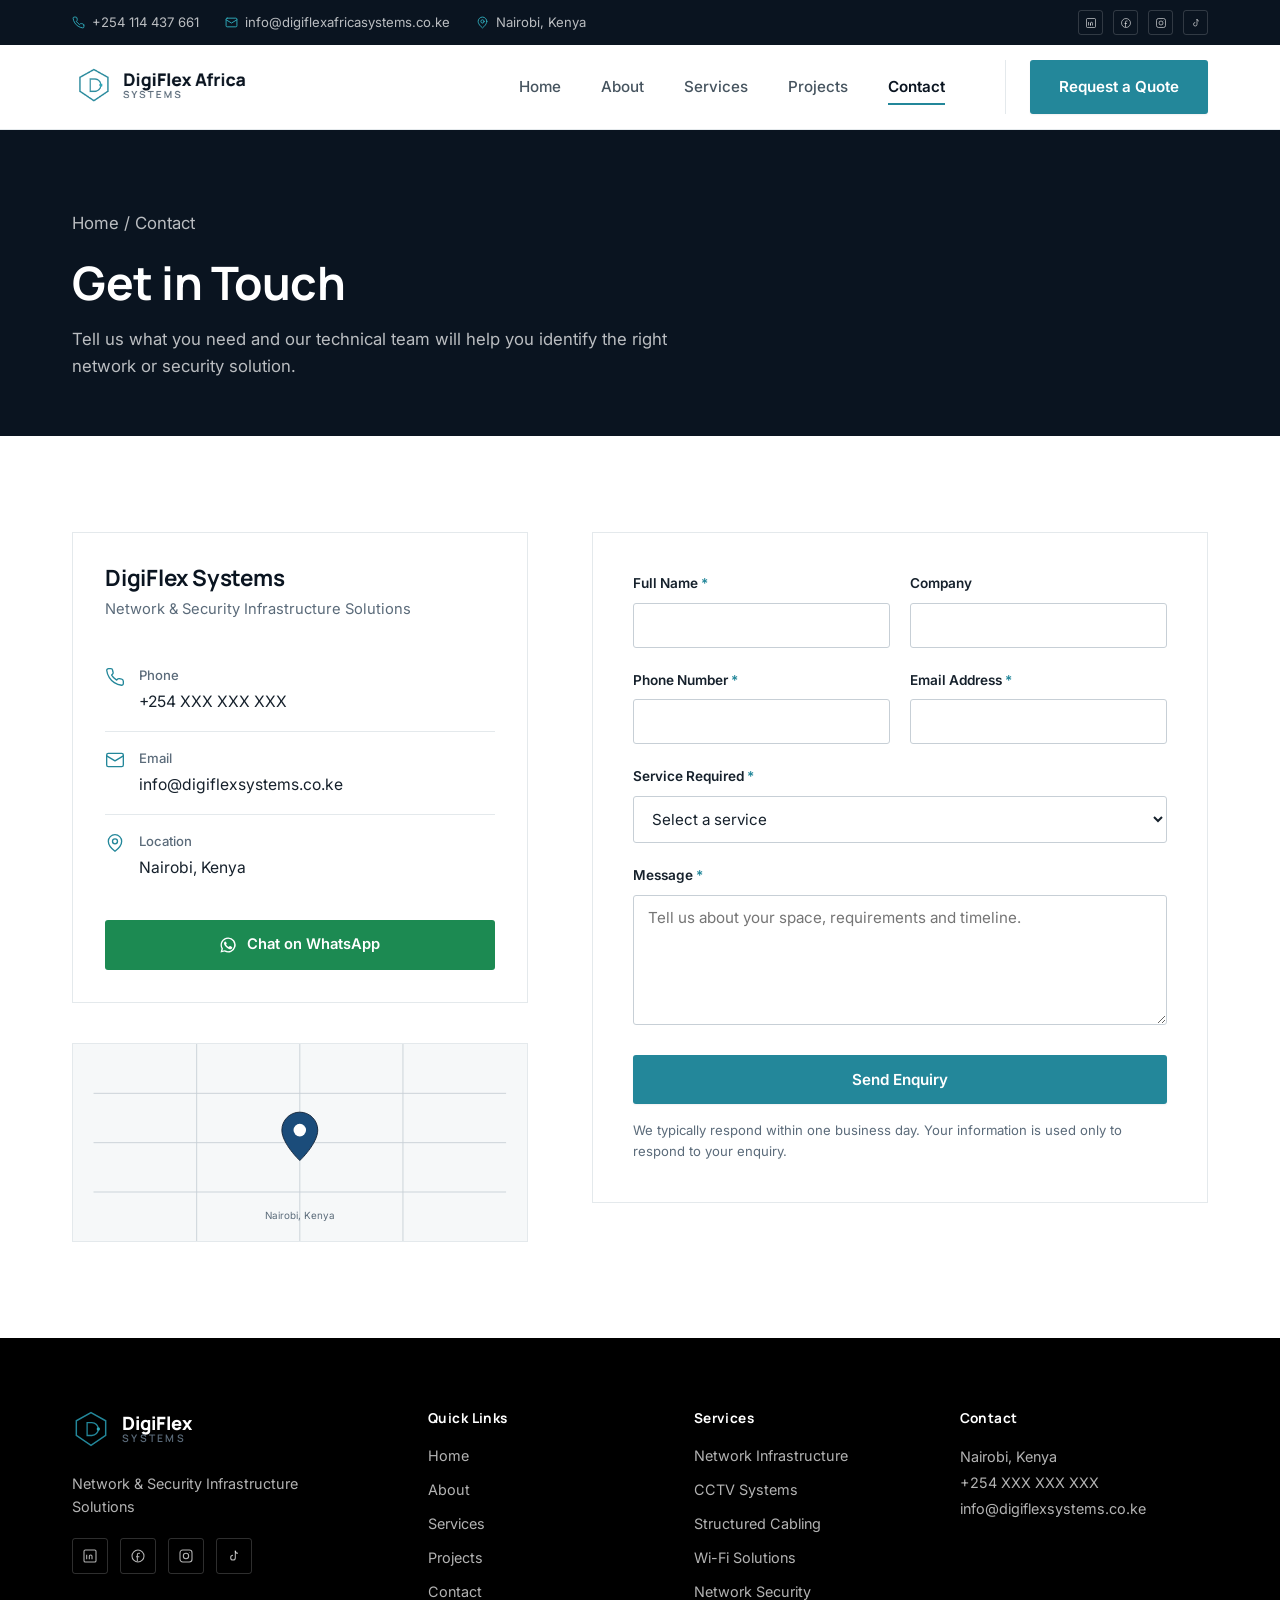
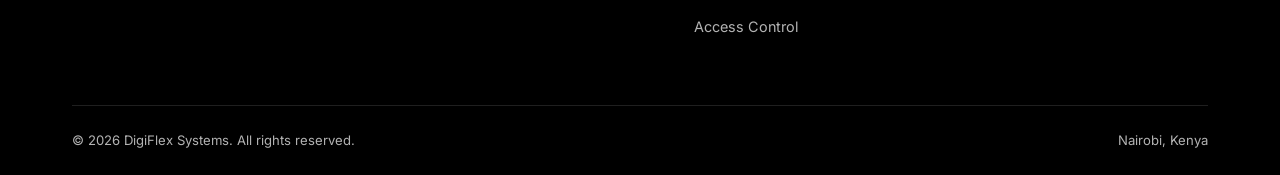
<file: contact.html>
<!DOCTYPE html>
<html lang="en">
<head>
<meta charset="UTF-8">
<meta name="viewport" content="width=device-width, initial-scale=1.0">
<title>Contact | DigiFlex Systems</title>
<meta name="description" content="Get in touch with DigiFlex Systems for network infrastructure, structured cabling, CCTV, Wi-Fi, network security and access control installations in Nairobi, Kenya.">
<meta name="keywords" content="contact DigiFlex Systems, network installation quote Nairobi, CCTV installation quote Kenya">
<meta property="og:title" content="Contact | DigiFlex Systems">
<meta property="og:description" content="Tell us about your network or security infrastructure requirements and our technical team will get back to you.">
<meta property="og:type" content="website">
<link rel="preconnect" href="https://fonts.googleapis.com">
<link rel="preconnect" href="https://fonts.gstatic.com" crossorigin>
<link href="https://fonts.googleapis.com/css2?family=Inter:wght@400;500;600;700&family=Manrope:wght@600;700;800&display=swap" rel="stylesheet">
<link rel="stylesheet" href="css/style.css">
<link rel="stylesheet" href="css/responsive.css">
</head>
<body>

<a class="skip-link" href="#main">Skip to content</a>

<div class="topbar">
  <div class="container">
    <div class="topbar-left">
      <a href="tel:+254XXXXXXXXX">
        <svg viewBox="0 0 24 24" fill="none" stroke="currentColor" stroke-width="1.8" stroke-linecap="round" stroke-linejoin="round"><path d="M22 16.9v3a2 2 0 0 1-2.2 2 19.8 19.8 0 0 1-8.6-3.1 19.5 19.5 0 0 1-6-6 19.8 19.8 0 0 1-3.1-8.6A2 2 0 0 1 4.1 2h3a2 2 0 0 1 2 1.7c.1.9.3 1.8.6 2.7a2 2 0 0 1-.5 2.1L8 9.7a16 16 0 0 0 6 6l1.2-1.2a2 2 0 0 1 2.1-.5c.9.3 1.8.5 2.7.6a2 2 0 0 1 1.7 2z"/></svg>
        +254 114 437 661
      </a>
      <a href="mailto:info@digiflexsystems.co.ke">
        <svg viewBox="0 0 24 24" fill="none" stroke="currentColor" stroke-width="1.8" stroke-linecap="round" stroke-linejoin="round"><rect x="2" y="4" width="20" height="16" rx="2"/><path d="m2 7 10 6 10-6"/></svg>
        info@digiflexafricasystems.co.ke
      </a>
      <span>
        <svg viewBox="0 0 24 24" fill="none" stroke="currentColor" stroke-width="1.8" stroke-linecap="round" stroke-linejoin="round"><path d="M20 10c0 6-8 12-8 12s-8-6-8-12a8 8 0 0 1 16 0z"/><circle cx="12" cy="10" r="3"/></svg>
        Nairobi, Kenya
      </span>
    </div>
    <div class="topbar-right">
      <a href="#" aria-label="LinkedIn"><svg viewBox="0 0 24 24" fill="none" stroke="currentColor" stroke-width="1.6"><rect x="3" y="3" width="18" height="18" rx="2"/><path d="M7 10v7M7 7v.01M11 17v-4.5a2 2 0 0 1 4 0V17M11 12.5V17"/></svg></a>
      <a href="#" aria-label="Facebook"><svg viewBox="0 0 24 24" fill="none" stroke="currentColor" stroke-width="1.6"><path d="M15 8h-2a2 2 0 0 0-2 2v10M9 13h5"/><circle cx="12" cy="12" r="9"/></svg></a>
      <a href="#" aria-label="Instagram"><svg viewBox="0 0 24 24" fill="none" stroke="currentColor" stroke-width="1.6"><rect x="3" y="3" width="18" height="18" rx="4"/><circle cx="12" cy="12" r="4"/><circle cx="17" cy="7" r="0.6" fill="currentColor" stroke="none"/></svg></a>
      <a href="#" aria-label="TikTok"><svg viewBox="0 0 24 24" fill="none" stroke="currentColor" stroke-width="1.6"><path d="M14 4v10.5a3.5 3.5 0 1 1-3.5-3.5"/><path d="M14 4c0 2.2 1.8 4 4 4"/></svg></a>
    </div>
  </div>
</div>

<header class="site-header">
  <div class="container">
   <a href="index.html" class="logo" aria-label="DigiFlex Systems Home">
      <img src="images/logo.png" alt="DigiFlex Africa Systems" class="brand-logo" width="210" height="46">
    </a>

    <nav class="main-nav" id="main-nav">
      <ul class="nav-links">
        <li><a href="index.html">Home</a></li>
        <li><a href="about.html">About</a></li>
        <li><a href="services.html">Services</a></li>
        <li><a href="projects.html">Projects</a></li>
        <li><a href="contact.html">Contact</a></li>
      </ul>
      <div class="header-actions">
        <a href="contact.html" class="btn btn-primary">Request a Quote</a>
      </div>
    </nav>

    <button class="nav-toggle" id="nav-toggle" aria-label="Toggle menu" aria-expanded="false" aria-controls="main-nav">
      <span></span>
    </button>
  </div>
</header>

<main id="main">

  <section class="page-hero">
    <div class="container">
      <p class="breadcrumb"><a href="index.html">Home</a> / Contact</p>
      <h1>Get in Touch</h1>
      <p>Tell us what you need and our technical team will help you identify the right network or security solution.</p>
    </div>
  </section>

  <section class="section">
    <div class="container contact-grid">

      <div class="reveal">
        <div class="contact-card">
          <h2>DigiFlex Systems</h2>
          <p class="sub">Network &amp; Security Infrastructure Solutions</p>

          <div class="contact-item">
            <svg class="icon" viewBox="0 0 24 24" fill="none" stroke="currentColor" stroke-width="1.6" stroke-linecap="round" stroke-linejoin="round"><path d="M22 16.9v3a2 2 0 0 1-2.2 2 19.8 19.8 0 0 1-8.6-3.1 19.5 19.5 0 0 1-6-6 19.8 19.8 0 0 1-3.1-8.6A2 2 0 0 1 4.1 2h3a2 2 0 0 1 2 1.7c.1.9.3 1.8.6 2.7a2 2 0 0 1-.5 2.1L8 9.7a16 16 0 0 0 6 6l1.2-1.2a2 2 0 0 1 2.1-.5c.9.3 1.8.5 2.7.6a2 2 0 0 1 1.7 2z"/></svg>
            <div>
              <strong>Phone</strong>
              <a href="tel:+254XXXXXXXXX">+254 XXX XXX XXX</a>
            </div>
          </div>

          <div class="contact-item">
            <svg class="icon" viewBox="0 0 24 24" fill="none" stroke="currentColor" stroke-width="1.6" stroke-linecap="round" stroke-linejoin="round"><rect x="2" y="4" width="20" height="16" rx="2"/><path d="m2 7 10 6 10-6"/></svg>
            <div>
              <strong>Email</strong>
              <a href="mailto:info@digiflexsystems.co.ke">info@digiflexsystems.co.ke</a>
            </div>
          </div>

          <div class="contact-item">
            <svg class="icon" viewBox="0 0 24 24" fill="none" stroke="currentColor" stroke-width="1.6" stroke-linecap="round" stroke-linejoin="round"><path d="M20 10c0 6-8 12-8 12s-8-6-8-12a8 8 0 0 1 16 0z"/><circle cx="12" cy="10" r="3"/></svg>
            <div>
              <strong>Location</strong>
              <span>Nairobi, Kenya</span>
            </div>
          </div>

          <a href="https://wa.me/254XXXXXXXXX" target="_blank" rel="noopener" class="whatsapp-cta">
            <svg viewBox="0 0 24 24" fill="currentColor" aria-hidden="true"><path d="M12 2a10 10 0 0 0-8.6 15L2 22l5.2-1.4A10 10 0 1 0 12 2zm0 18.2a8.1 8.1 0 0 1-4.1-1.1l-.3-.2-3.1.8.8-3-.2-.3A8.2 8.2 0 1 1 12 20.2zm4.5-6.1c-.2-.1-1.5-.7-1.7-.8-.2-.1-.4-.1-.6.1-.2.2-.7.8-.8 1-.2.2-.3.2-.5.1-.2-.1-1-.4-2-1.2-.7-.6-1.2-1.4-1.4-1.6-.1-.2 0-.4.1-.5.1-.1.2-.3.4-.4.1-.2.2-.3.2-.5.1-.2 0-.4 0-.5-.1-.1-.6-1.4-.8-1.9-.2-.5-.4-.4-.6-.4h-.5c-.2 0-.5.1-.7.3-.2.2-.9.9-.9 2.2s1 2.6 1.1 2.7c.1.2 2 3 4.7 4.2.7.3 1.2.5 1.6.6.7.2 1.3.2 1.7.1.5-.1 1.5-.6 1.7-1.2.2-.6.2-1.1.2-1.2-.1-.1-.3-.2-.5-.3z"/></svg>
            Chat on WhatsApp
          </a>
        </div>

        <div class="map-block">
          <svg viewBox="0 0 460 220" xmlns="http://www.w3.org/2000/svg" role="img" aria-labelledby="mapTitle">
            <title id="mapTitle">Simplified map marker showing DigiFlex Systems' location in Nairobi, Kenya</title>
            <rect width="460" height="220" fill="#f6f8f9"/>
            <g stroke="#c7cfd6" stroke-width="1">
              <line x1="0" y1="55" x2="460" y2="55"/>
              <line x1="0" y1="110" x2="460" y2="110"/>
              <line x1="0" y1="165" x2="460" y2="165"/>
              <line x1="115" y1="0" x2="115" y2="220"/>
              <line x1="230" y1="0" x2="230" y2="220"/>
              <line x1="345" y1="0" x2="345" y2="220"/>
            </g>
            <g transform="translate(230,110)">
              <path d="M0 -34c-11 0-20 9-20 20 0 15 20 34 20 34s20-19 20-34c0-11-9-20-20-20z" fill="#1b4c7a" stroke="#0f2035"/>
              <circle cx="0" cy="-14" r="7" fill="#ffffff"/>
            </g>
            <text x="230" y="195" fill="#5b6b7a" font-size="11" font-family="Inter, sans-serif" text-anchor="middle">Nairobi, Kenya</text>
          </svg>
        </div>
      </div>

      <div class="reveal">
        <div class="form-panel">
          <div id="form-message" class="form-message" role="alert" aria-live="polite"></div>

          <form id="enquiry-form" novalidate>
            <div class="form-row">
              <div class="field">
                <label for="fullName">Full Name <span class="required">*</span></label>
                <input type="text" id="fullName" name="fullName" autocomplete="name">
                <p class="field-error"></p>
              </div>
              <div class="field">
                <label for="company">Company</label>
                <input type="text" id="company" name="company" autocomplete="organization">
                <p class="field-error"></p>
              </div>
            </div>

            <div class="form-row">
              <div class="field">
                <label for="phone">Phone Number <span class="required">*</span></label>
                <input type="tel" id="phone" name="phone" autocomplete="tel">
                <p class="field-error"></p>
              </div>
              <div class="field">
                <label for="email">Email Address <span class="required">*</span></label>
                <input type="email" id="email" name="email" autocomplete="email">
                <p class="field-error"></p>
              </div>
            </div>

            <div class="field">
              <label for="service">Service Required <span class="required">*</span></label>
              <select id="service" name="service">
                <option value="">Select a service</option>
                <option value="Network Infrastructure">Network Infrastructure</option>
                <option value="Structured Cabling">Structured Cabling</option>
                <option value="CCTV & Video Surveillance">CCTV &amp; Video Surveillance</option>
                <option value="Wi-Fi & Wireless Networks">Wi-Fi &amp; Wireless Networks</option>
                <option value="Network Security">Network Security</option>
                <option value="Access Control">Access Control</option>
                <option value="Other / Not sure">Other / Not sure</option>
              </select>
              <p class="field-error"></p>
            </div>

            <div class="field">
              <label for="message">Message <span class="required">*</span></label>
              <textarea id="message" name="message" placeholder="Tell us about your space, requirements and timeline."></textarea>
              <p class="field-error"></p>
            </div>

            <button type="submit" class="btn btn-primary btn-block">Send Enquiry</button>
            <p class="form-note">We typically respond within one business day. Your information is used only to respond to your enquiry.</p>
          </form>
        </div>
      </div>

    </div>
  </section>

</main>

<footer class="site-footer">
  <div class="container">
    <div class="footer-grid">
      <div class="footer-brand">
        <a href="index.html" class="logo">
          <svg class="logo-mark" viewBox="0 0 44 44" fill="none" xmlns="http://www.w3.org/2000/svg" aria-hidden="true">
        <path d="M22 3L39 12.5V29.5L22 41L5 29.5V12.5L22 3Z" stroke="currentColor" stroke-width="1.7"/>
        <path d="M17.5 14.5H23C27.14 14.5 30.5 17.86 30.5 22C30.5 26.14 27.14 29.5 23 29.5H17.5V14.5Z" stroke="currentColor" stroke-width="1.5"/>
        <circle cx="30.5" cy="22" r="1.9" fill="#2fa8b8"/>
      </svg>
          <span class="logo-text"><span class="l1">DigiFlex</span><span class="l2">SYSTEMS</span></span>
        </a>
        <p>Network &amp; Security Infrastructure Solutions</p>
        <div class="social-row">
          <a href="#" aria-label="LinkedIn"><svg viewBox="0 0 24 24" fill="none" stroke="currentColor" stroke-width="1.6"><rect x="3" y="3" width="18" height="18" rx="2"/><path d="M7 10v7M7 7v.01M11 17v-4.5a2 2 0 0 1 4 0V17M11 12.5V17"/></svg></a>
          <a href="#" aria-label="Facebook"><svg viewBox="0 0 24 24" fill="none" stroke="currentColor" stroke-width="1.6"><path d="M15 8h-2a2 2 0 0 0-2 2v10M9 13h5"/><circle cx="12" cy="12" r="9"/></svg></a>
          <a href="#" aria-label="Instagram"><svg viewBox="0 0 24 24" fill="none" stroke="currentColor" stroke-width="1.6"><rect x="3" y="3" width="18" height="18" rx="4"/><circle cx="12" cy="12" r="4"/><circle cx="17" cy="7" r="0.6" fill="currentColor" stroke="none"/></svg></a>
          <a href="#" aria-label="TikTok"><svg viewBox="0 0 24 24" fill="none" stroke="currentColor" stroke-width="1.6"><path d="M14 4v10.5a3.5 3.5 0 1 1-3.5-3.5"/><path d="M14 4c0 2.2 1.8 4 4 4"/></svg></a>
        </div>
      </div>

      <div class="footer-col">
        <h3>Quick Links</h3>
        <ul>
          <li><a href="index.html">Home</a></li>
          <li><a href="about.html">About</a></li>
          <li><a href="services.html">Services</a></li>
          <li><a href="projects.html">Projects</a></li>
          <li><a href="contact.html">Contact</a></li>
        </ul>
      </div>

      <div class="footer-col">
        <h3>Services</h3>
        <ul>
          <li><a href="services.html#network-infrastructure">Network Infrastructure</a></li>
          <li><a href="services.html#cctv-surveillance">CCTV Systems</a></li>
          <li><a href="services.html#structured-cabling">Structured Cabling</a></li>
          <li><a href="services.html#wifi-wireless">Wi-Fi Solutions</a></li>
          <li><a href="services.html#network-security">Network Security</a></li>
          <li><a href="services.html#access-control">Access Control</a></li>
        </ul>
      </div>

      <div class="footer-col">
        <h3>Contact</h3>
        <address>
          Nairobi, Kenya<br>
          <a href="tel:+254XXXXXXXXX">+254 XXX XXX XXX</a><br>
          <a href="mailto:info@digiflexsystems.co.ke">info@digiflexsystems.co.ke</a>
        </address>
      </div>
    </div>

    <div class="footer-bottom">
      <span>© 2026 DigiFlex Systems. All rights reserved.</span>
      <span>Nairobi, Kenya</span>
    </div>
  </div>
</footer>

<button class="back-to-top" aria-label="Back to top">
  <svg viewBox="0 0 24 24" fill="none" stroke="currentColor" stroke-width="2" stroke-linecap="round" stroke-linejoin="round"><path d="M12 19V5M5 12l7-7 7 7"/></svg>
</button>

<script src="js/main.js"></script>
<script src="js/contact.js"></script>
</body>
</html>
</file>
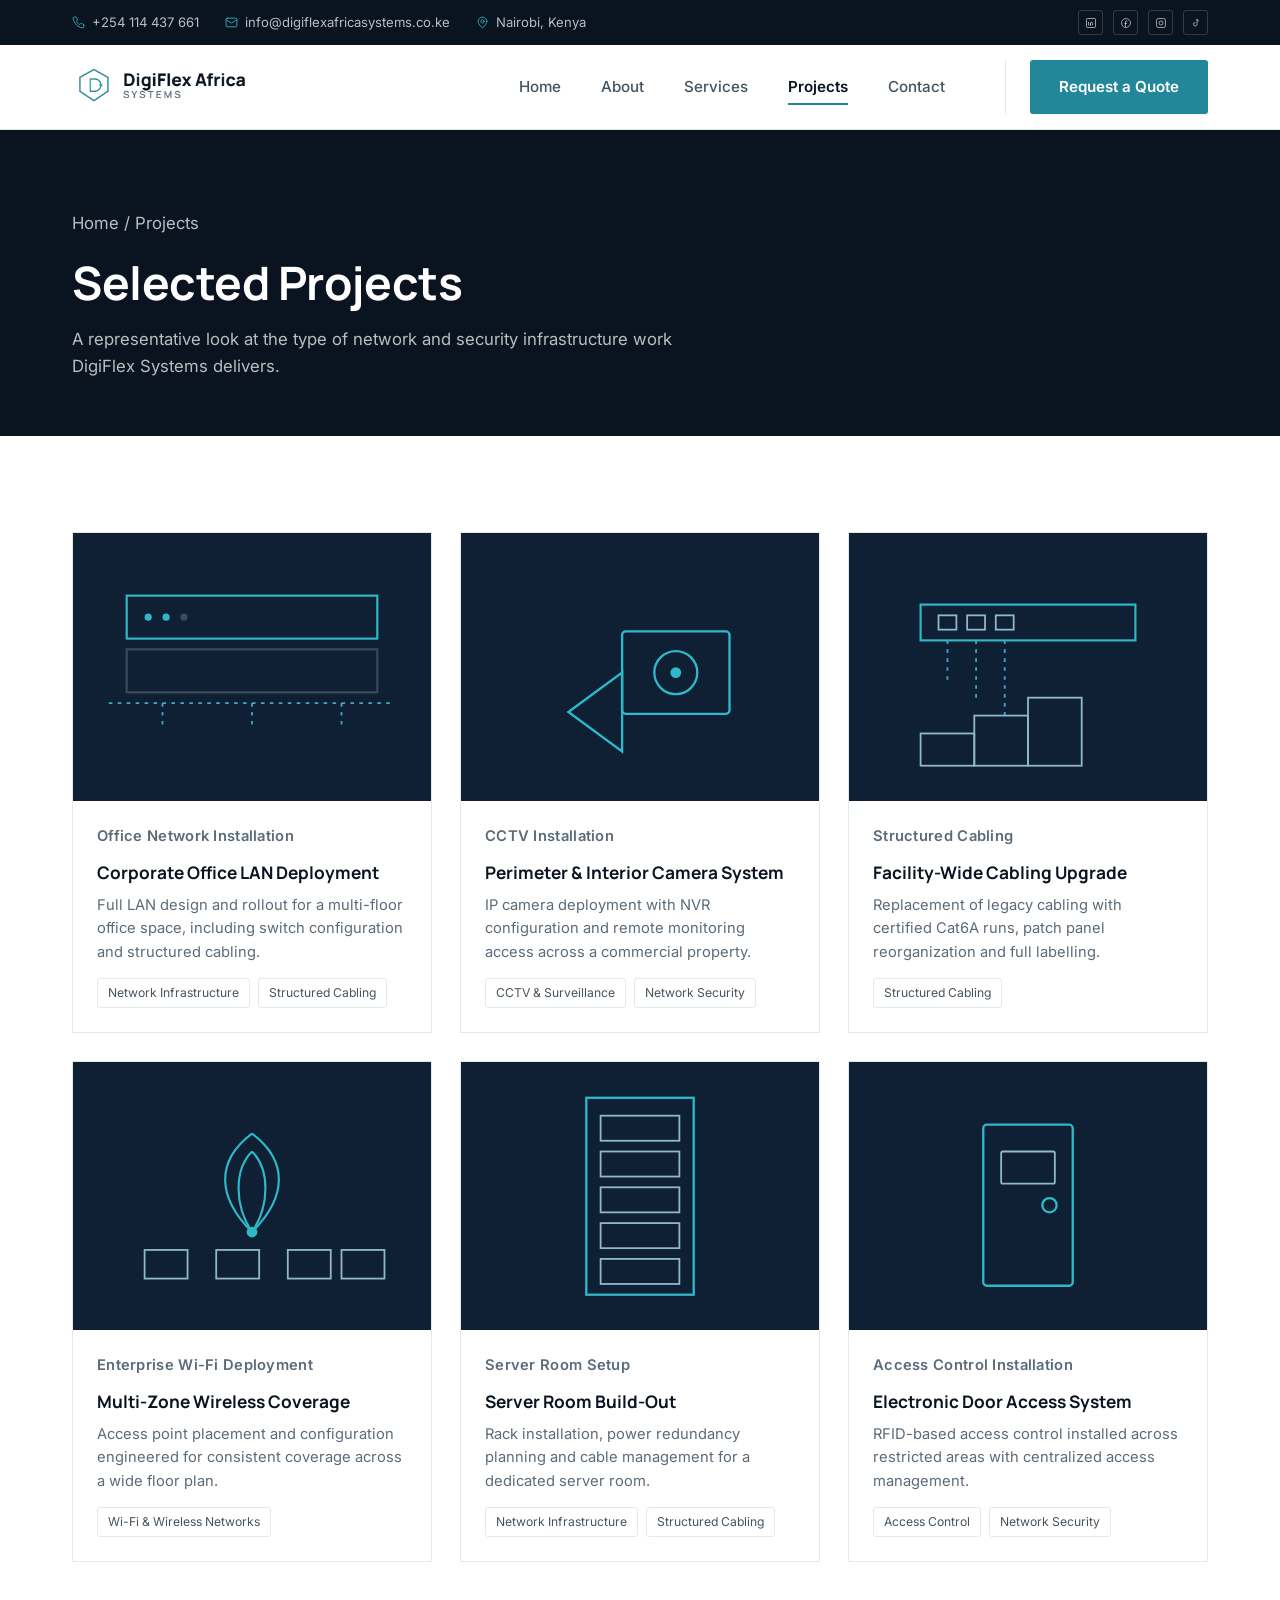
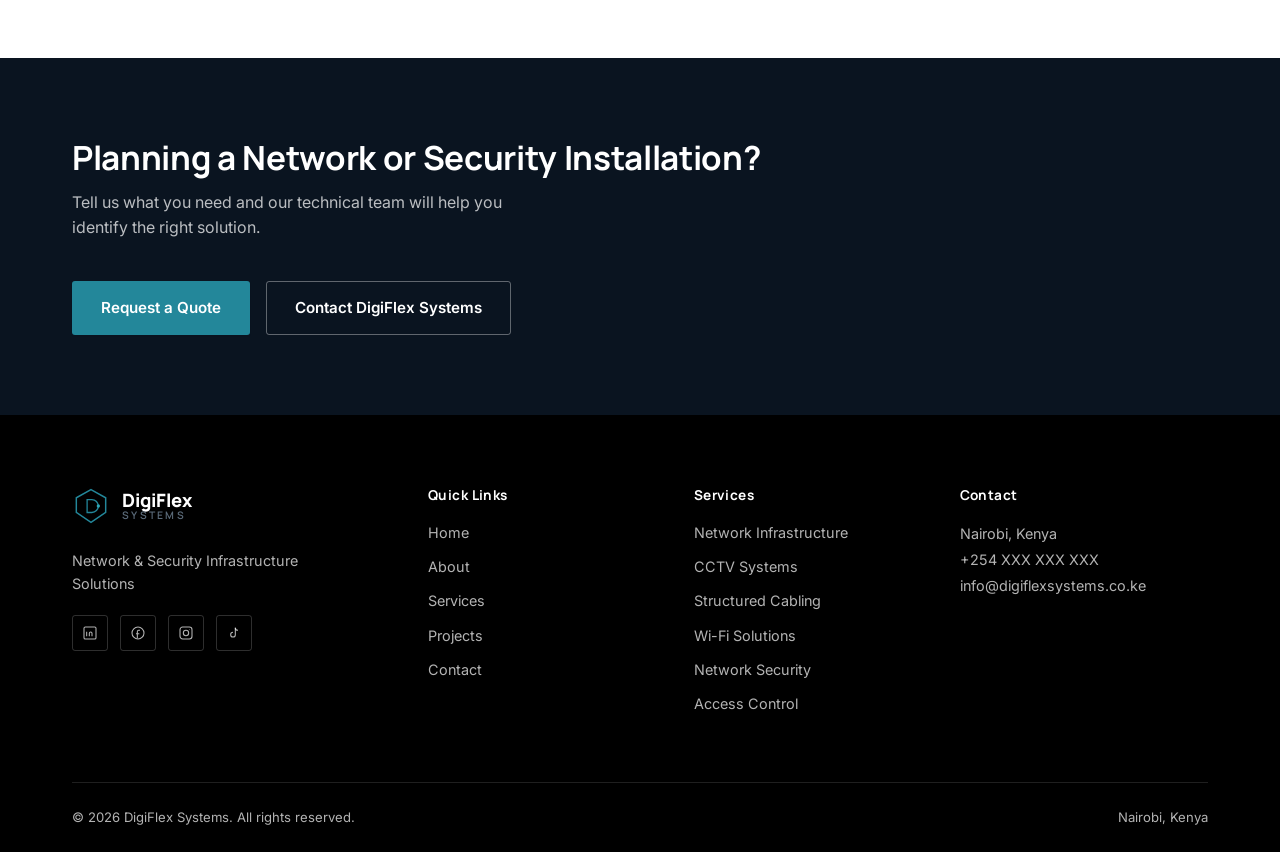
<file: projects.html>
<!DOCTYPE html>
<html lang="en">
<head>
<meta charset="UTF-8">
<meta name="viewport" content="width=device-width, initial-scale=1.0">
<title>Projects | DigiFlex Systems</title>
<meta name="description" content="Selected project types delivered by DigiFlex Systems, including office network installations, CCTV systems, structured cabling, enterprise Wi-Fi and access control.">
<meta name="keywords" content="network installation projects, CCTV installation projects, structured cabling projects Kenya">
<meta property="og:title" content="Projects | DigiFlex Systems">
<meta property="og:description" content="Selected network and security infrastructure project types delivered by DigiFlex Systems.">
<meta property="og:type" content="website">
<link rel="preconnect" href="https://fonts.googleapis.com">
<link rel="preconnect" href="https://fonts.gstatic.com" crossorigin>
<link href="https://fonts.googleapis.com/css2?family=Inter:wght@400;500;600;700&family=Manrope:wght@600;700;800&display=swap" rel="stylesheet">
<link rel="stylesheet" href="css/style.css">
<link rel="stylesheet" href="css/responsive.css">
</head>
<body>

<a class="skip-link" href="#main">Skip to content</a>

<div class="topbar">
  <div class="container">
    <div class="topbar-left">
      <a href="tel:+254XXXXXXXXX">
        <svg viewBox="0 0 24 24" fill="none" stroke="currentColor" stroke-width="1.8" stroke-linecap="round" stroke-linejoin="round"><path d="M22 16.9v3a2 2 0 0 1-2.2 2 19.8 19.8 0 0 1-8.6-3.1 19.5 19.5 0 0 1-6-6 19.8 19.8 0 0 1-3.1-8.6A2 2 0 0 1 4.1 2h3a2 2 0 0 1 2 1.7c.1.9.3 1.8.6 2.7a2 2 0 0 1-.5 2.1L8 9.7a16 16 0 0 0 6 6l1.2-1.2a2 2 0 0 1 2.1-.5c.9.3 1.8.5 2.7.6a2 2 0 0 1 1.7 2z"/></svg>
        +254 114 437 661
      </a>
      <a href="mailto:info@digiflexsystems.co.ke">
        <svg viewBox="0 0 24 24" fill="none" stroke="currentColor" stroke-width="1.8" stroke-linecap="round" stroke-linejoin="round"><rect x="2" y="4" width="20" height="16" rx="2"/><path d="m2 7 10 6 10-6"/></svg>
        info@digiflexafricasystems.co.ke
      </a>
      <span>
        <svg viewBox="0 0 24 24" fill="none" stroke="currentColor" stroke-width="1.8" stroke-linecap="round" stroke-linejoin="round"><path d="M20 10c0 6-8 12-8 12s-8-6-8-12a8 8 0 0 1 16 0z"/><circle cx="12" cy="10" r="3"/></svg>
        Nairobi, Kenya
      </span>
    </div>
    <div class="topbar-right">
      <a href="#" aria-label="LinkedIn"><svg viewBox="0 0 24 24" fill="none" stroke="currentColor" stroke-width="1.6"><rect x="3" y="3" width="18" height="18" rx="2"/><path d="M7 10v7M7 7v.01M11 17v-4.5a2 2 0 0 1 4 0V17M11 12.5V17"/></svg></a>
      <a href="#" aria-label="Facebook"><svg viewBox="0 0 24 24" fill="none" stroke="currentColor" stroke-width="1.6"><path d="M15 8h-2a2 2 0 0 0-2 2v10M9 13h5"/><circle cx="12" cy="12" r="9"/></svg></a>
      <a href="#" aria-label="Instagram"><svg viewBox="0 0 24 24" fill="none" stroke="currentColor" stroke-width="1.6"><rect x="3" y="3" width="18" height="18" rx="4"/><circle cx="12" cy="12" r="4"/><circle cx="17" cy="7" r="0.6" fill="currentColor" stroke="none"/></svg></a>
      <a href="#" aria-label="TikTok"><svg viewBox="0 0 24 24" fill="none" stroke="currentColor" stroke-width="1.6"><path d="M14 4v10.5a3.5 3.5 0 1 1-3.5-3.5"/><path d="M14 4c0 2.2 1.8 4 4 4"/></svg></a>
    </div>
  </div>
</div>

<header class="site-header">
  <div class="container">
    <a href="index.html" class="logo" aria-label="DigiFlex Systems Home">
      <img src="images/logo.png" alt="DigiFlex Africa Systems" class="brand-logo" width="210" height="46">
    </a>

    <nav class="main-nav" id="main-nav">
      <ul class="nav-links">
        <li><a href="index.html">Home</a></li>
        <li><a href="about.html">About</a></li>
        <li><a href="services.html">Services</a></li>
        <li><a href="projects.html">Projects</a></li>
        <li><a href="contact.html">Contact</a></li>
      </ul>
      <div class="header-actions">
        <a href="contact.html" class="btn btn-primary">Request a Quote</a>
      </div>
    </nav>

    <button class="nav-toggle" id="nav-toggle" aria-label="Toggle menu" aria-expanded="false" aria-controls="main-nav">
      <span></span>
    </button>
  </div>
</header>

<main id="main">

  <section class="page-hero">
    <div class="container">
      <p class="breadcrumb"><a href="index.html">Home</a> / Projects</p>
      <h1>Selected Projects</h1>
      <p>A representative look at the type of network and security infrastructure work DigiFlex Systems delivers.</p>
    </div>
  </section>

  <section class="section">
    <div class="container">
      <div class="projects-grid">

        <article class="project-card reveal">
          <div class="project-thumb">
            <svg viewBox="0 0 200 150" xmlns="http://www.w3.org/2000/svg" aria-hidden="true">
              <rect width="200" height="150" fill="#0f2035"/>
              <rect x="30" y="35" width="140" height="24" fill="none" stroke="#2fb8c7" stroke-width="1.2"/>
              <rect x="30" y="65" width="140" height="24" fill="none" stroke="#3a4a58" stroke-width="1.2"/>
              <circle cx="42" cy="47" r="2" fill="#2fb8c7"/><circle cx="52" cy="47" r="2" fill="#2fb8c7"/><circle cx="62" cy="47" r="2" fill="#3a4a58"/>
              <path d="M20 95h160M50 95v15M100 95v15M150 95v15" stroke="#3FA9C7" stroke-width="1" stroke-dasharray="2 3"/>
            </svg>
          </div>
          <div class="project-body">
            <p class="project-tag">Office Network Installation</p>
            <h3>Corporate Office LAN Deployment</h3>
            <p>Full LAN design and rollout for a multi-floor office space, including switch configuration and structured cabling.</p>
            <div class="project-services">
              <span>Network Infrastructure</span><span>Structured Cabling</span>
            </div>
          </div>
        </article>

        <article class="project-card reveal">
          <div class="project-thumb">
            <svg viewBox="0 0 200 150" xmlns="http://www.w3.org/2000/svg" aria-hidden="true">
              <rect width="200" height="150" fill="#0f2035"/>
              <path d="M60 100l30-22v44z" fill="none" stroke="#2fb8c7" stroke-width="1.3"/>
              <rect x="90" y="55" width="60" height="46" rx="2" fill="none" stroke="#2fb8c7" stroke-width="1.3"/>
              <circle cx="120" cy="78" r="12" fill="none" stroke="#2fb8c7" stroke-width="1.3"/>
              <circle cx="120" cy="78" r="3" fill="#2fb8c7"/>
            </svg>
          </div>
          <div class="project-body">
            <p class="project-tag">CCTV Installation</p>
            <h3>Perimeter &amp; Interior Camera System</h3>
            <p>IP camera deployment with NVR configuration and remote monitoring access across a commercial property.</p>
            <div class="project-services">
              <span>CCTV &amp; Surveillance</span><span>Network Security</span>
            </div>
          </div>
        </article>

        <article class="project-card reveal">
          <div class="project-thumb">
            <svg viewBox="0 0 200 150" xmlns="http://www.w3.org/2000/svg" aria-hidden="true">
              <rect width="200" height="150" fill="#0f2035"/>
              <rect x="40" y="40" width="120" height="20" fill="none" stroke="#2fb8c7" stroke-width="1.2"/>
              <rect x="50" y="46" width="10" height="8" fill="none" stroke="#8fb9c9"/>
              <rect x="66" y="46" width="10" height="8" fill="none" stroke="#8fb9c9"/>
              <rect x="82" y="46" width="10" height="8" fill="none" stroke="#8fb9c9"/>
              <path d="M55 60v25M71 60v35M87 60v45" stroke="#3FA9C7" stroke-width="1" stroke-dasharray="2 3"/>
              <rect x="40" y="112" width="30" height="18" fill="none" stroke="#8fb9c9"/>
              <rect x="70" y="102" width="30" height="28" fill="none" stroke="#8fb9c9"/>
              <rect x="100" y="92" width="30" height="38" fill="none" stroke="#8fb9c9"/>
            </svg>
          </div>
          <div class="project-body">
            <p class="project-tag">Structured Cabling</p>
            <h3>Facility-Wide Cabling Upgrade</h3>
            <p>Replacement of legacy cabling with certified Cat6A runs, patch panel reorganization and full labelling.</p>
            <div class="project-services">
              <span>Structured Cabling</span>
            </div>
          </div>
        </article>

        <article class="project-card reveal">
          <div class="project-thumb">
            <svg viewBox="0 0 200 150" xmlns="http://www.w3.org/2000/svg" aria-hidden="true">
              <rect width="200" height="150" fill="#0f2035"/>
              <g stroke="#2fb8c7" stroke-width="1.2" fill="none">
                <path d="M100 95 C 80 75, 80 55, 100 40"/>
                <path d="M100 95 C 90 80, 90 60, 100 50"/>
                <path d="M100 95 C 120 75, 120 55, 100 40"/>
                <path d="M100 95 C 110 80, 110 60, 100 50"/>
              </g>
              <circle cx="100" cy="95" r="3" fill="#2fb8c7"/>
              <rect x="40" y="105" width="24" height="16" fill="none" stroke="#8fb9c9"/>
              <rect x="80" y="105" width="24" height="16" fill="none" stroke="#8fb9c9"/>
              <rect x="120" y="105" width="24" height="16" fill="none" stroke="#8fb9c9"/>
              <rect x="150" y="105" width="24" height="16" fill="none" stroke="#8fb9c9"/>
            </svg>
          </div>
          <div class="project-body">
            <p class="project-tag">Enterprise Wi-Fi Deployment</p>
            <h3>Multi-Zone Wireless Coverage</h3>
            <p>Access point placement and configuration engineered for consistent coverage across a wide floor plan.</p>
            <div class="project-services">
              <span>Wi-Fi &amp; Wireless Networks</span>
            </div>
          </div>
        </article>

        <article class="project-card reveal">
          <div class="project-thumb">
            <svg viewBox="0 0 200 150" xmlns="http://www.w3.org/2000/svg" aria-hidden="true">
              <rect width="200" height="150" fill="#0f2035"/>
              <rect x="70" y="20" width="60" height="110" fill="none" stroke="#2fb8c7" stroke-width="1.3"/>
              <rect x="78" y="30" width="44" height="14" fill="none" stroke="#8fb9c9"/>
              <rect x="78" y="50" width="44" height="14" fill="none" stroke="#8fb9c9"/>
              <rect x="78" y="70" width="44" height="14" fill="none" stroke="#8fb9c9"/>
              <rect x="78" y="90" width="44" height="14" fill="none" stroke="#8fb9c9"/>
              <rect x="78" y="110" width="44" height="14" fill="none" stroke="#8fb9c9"/>
            </svg>
          </div>
          <div class="project-body">
            <p class="project-tag">Server Room Setup</p>
            <h3>Server Room Build-Out</h3>
            <p>Rack installation, power redundancy planning and cable management for a dedicated server room.</p>
            <div class="project-services">
              <span>Network Infrastructure</span><span>Structured Cabling</span>
            </div>
          </div>
        </article>

        <article class="project-card reveal">
          <div class="project-thumb">
            <svg viewBox="0 0 200 150" xmlns="http://www.w3.org/2000/svg" aria-hidden="true">
              <rect width="200" height="150" fill="#0f2035"/>
              <rect x="75" y="35" width="50" height="90" rx="2" fill="none" stroke="#2fb8c7" stroke-width="1.3"/>
              <circle cx="112" cy="80" r="4" fill="none" stroke="#2fb8c7" stroke-width="1.3"/>
              <rect x="85" y="50" width="30" height="18" rx="1" fill="none" stroke="#8fb9c9"/>
            </svg>
          </div>
          <div class="project-body">
            <p class="project-tag">Access Control Installation</p>
            <h3>Electronic Door Access System</h3>
            <p>RFID-based access control installed across restricted areas with centralized access management.</p>
            <div class="project-services">
              <span>Access Control</span><span>Network Security</span>
            </div>
          </div>
        </article>

      </div>
    </div>
  </section>

  <section class="cta-section">
    <div class="container cta-inner">
      <div class="cta-text">
        <h2>Planning a Network or Security Installation?</h2>
        <p>Tell us what you need and our technical team will help you identify the right solution.</p>
      </div>
      <div class="cta-actions">
        <a href="contact.html" class="btn btn-primary">Request a Quote</a>
        <a href="contact.html" class="btn btn-outline-light">Contact DigiFlex Systems</a>
      </div>
    </div>
  </section>

</main>

<footer class="site-footer">
  <div class="container">
    <div class="footer-grid">
      <div class="footer-brand">
        <a href="index.html" class="logo">
          <svg class="logo-mark" viewBox="0 0 44 44" fill="none" xmlns="http://www.w3.org/2000/svg" aria-hidden="true">
        <path d="M22 3L39 12.5V29.5L22 41L5 29.5V12.5L22 3Z" stroke="currentColor" stroke-width="1.7"/>
        <path d="M17.5 14.5H23C27.14 14.5 30.5 17.86 30.5 22C30.5 26.14 27.14 29.5 23 29.5H17.5V14.5Z" stroke="currentColor" stroke-width="1.5"/>
        <circle cx="30.5" cy="22" r="1.9" fill="#2fa8b8"/>
      </svg>
          <span class="logo-text"><span class="l1">DigiFlex</span><span class="l2">SYSTEMS</span></span>
        </a>
        <p>Network &amp; Security Infrastructure Solutions</p>
        <div class="social-row">
          <a href="#" aria-label="LinkedIn"><svg viewBox="0 0 24 24" fill="none" stroke="currentColor" stroke-width="1.6"><rect x="3" y="3" width="18" height="18" rx="2"/><path d="M7 10v7M7 7v.01M11 17v-4.5a2 2 0 0 1 4 0V17M11 12.5V17"/></svg></a>
          <a href="#" aria-label="Facebook"><svg viewBox="0 0 24 24" fill="none" stroke="currentColor" stroke-width="1.6"><path d="M15 8h-2a2 2 0 0 0-2 2v10M9 13h5"/><circle cx="12" cy="12" r="9"/></svg></a>
          <a href="#" aria-label="Instagram"><svg viewBox="0 0 24 24" fill="none" stroke="currentColor" stroke-width="1.6"><rect x="3" y="3" width="18" height="18" rx="4"/><circle cx="12" cy="12" r="4"/><circle cx="17" cy="7" r="0.6" fill="currentColor" stroke="none"/></svg></a>
          <a href="#" aria-label="TikTok"><svg viewBox="0 0 24 24" fill="none" stroke="currentColor" stroke-width="1.6"><path d="M14 4v10.5a3.5 3.5 0 1 1-3.5-3.5"/><path d="M14 4c0 2.2 1.8 4 4 4"/></svg></a>
        </div>
      </div>

      <div class="footer-col">
        <h3>Quick Links</h3>
        <ul>
          <li><a href="index.html">Home</a></li>
          <li><a href="about.html">About</a></li>
          <li><a href="services.html">Services</a></li>
          <li><a href="projects.html">Projects</a></li>
          <li><a href="contact.html">Contact</a></li>
        </ul>
      </div>

      <div class="footer-col">
        <h3>Services</h3>
        <ul>
          <li><a href="services.html#network-infrastructure">Network Infrastructure</a></li>
          <li><a href="services.html#cctv-surveillance">CCTV Systems</a></li>
          <li><a href="services.html#structured-cabling">Structured Cabling</a></li>
          <li><a href="services.html#wifi-wireless">Wi-Fi Solutions</a></li>
          <li><a href="services.html#network-security">Network Security</a></li>
          <li><a href="services.html#access-control">Access Control</a></li>
        </ul>
      </div>

      <div class="footer-col">
        <h3>Contact</h3>
        <address>
          Nairobi, Kenya<br>
          <a href="tel:+254XXXXXXXXX">+254 XXX XXX XXX</a><br>
          <a href="mailto:info@digiflexsystems.co.ke">info@digiflexsystems.co.ke</a>
        </address>
      </div>
    </div>

    <div class="footer-bottom">
      <span>© 2026 DigiFlex Systems. All rights reserved.</span>
      <span>Nairobi, Kenya</span>
    </div>
  </div>
</footer>

<button class="back-to-top" aria-label="Back to top">
  <svg viewBox="0 0 24 24" fill="none" stroke="currentColor" stroke-width="2" stroke-linecap="round" stroke-linejoin="round"><path d="M12 19V5M5 12l7-7 7 7"/></svg>
</button>

<script src="js/main.js"></script>
</body>
</html>
</file>
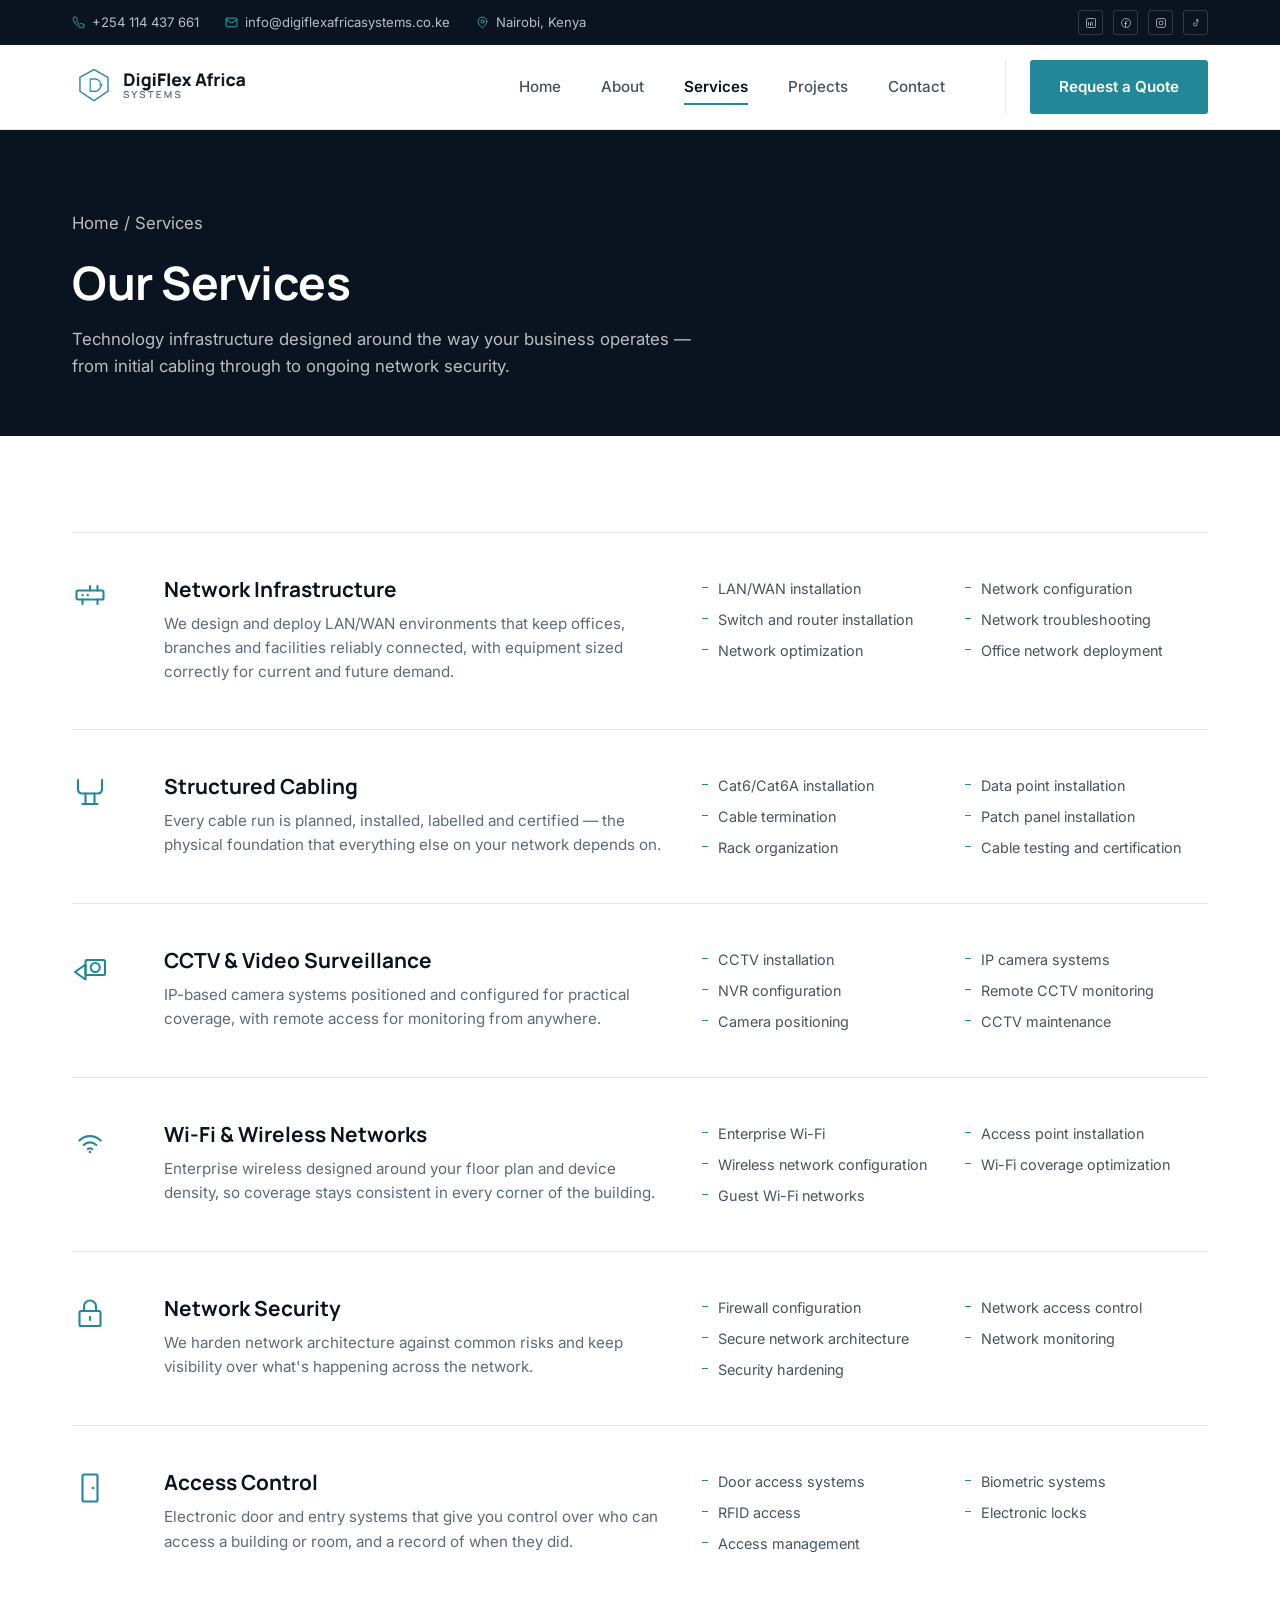
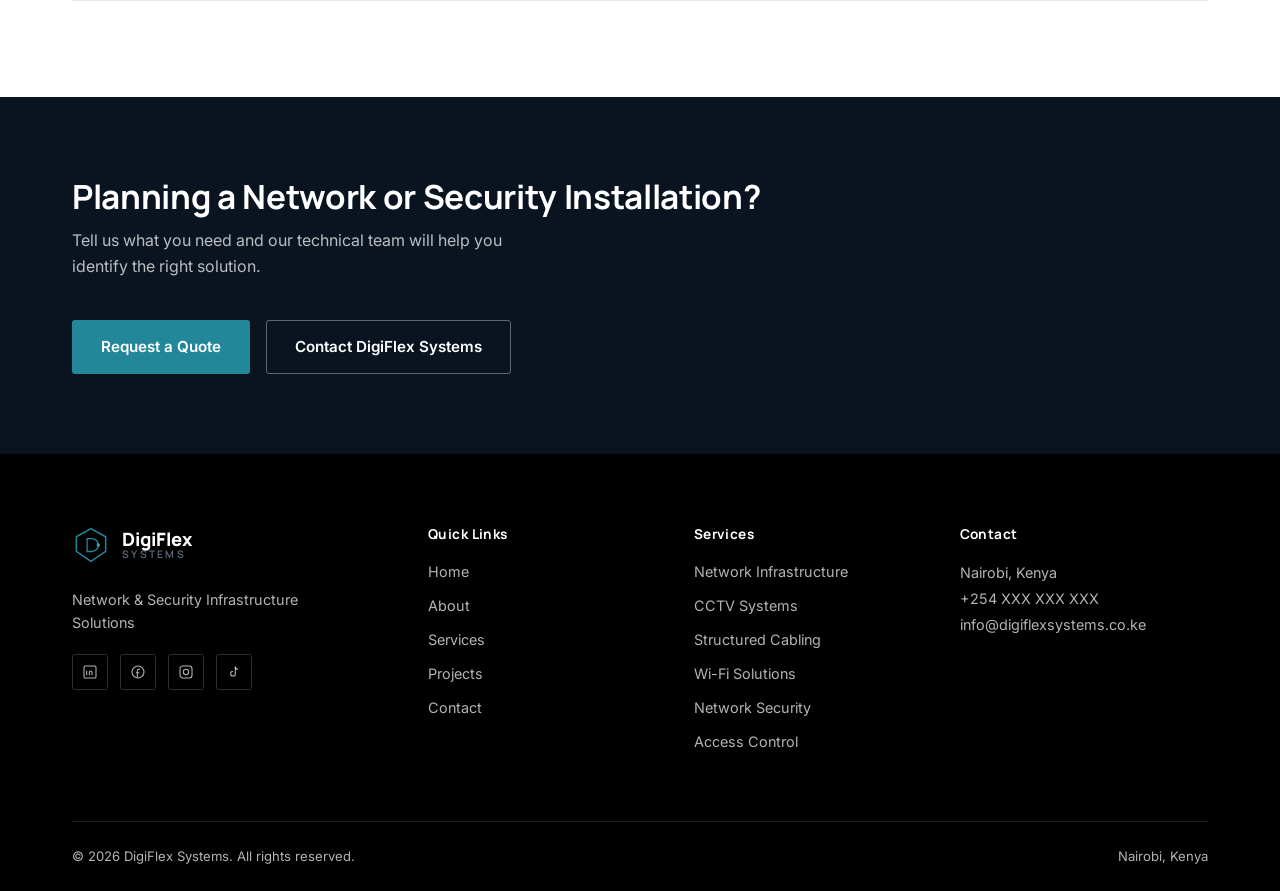
<file: services.html>
<!DOCTYPE html>
<html lang="en">
<head>
<meta charset="UTF-8">
<meta name="viewport" content="width=device-width, initial-scale=1.0">
<title>Services | DigiFlex Systems</title>
<meta name="description" content="Explore DigiFlex Systems' full range of services: network infrastructure, structured cabling, CCTV surveillance, Wi-Fi, network security and access control.">
<meta name="keywords" content="network infrastructure, structured cabling, CCTV installation, network security, Wi-Fi installation, access control, Nairobi Kenya">
<meta property="og:title" content="Services | DigiFlex Systems">
<meta property="og:description" content="Network infrastructure, structured cabling, CCTV, Wi-Fi, network security and access control services for businesses in Kenya.">
<meta property="og:type" content="website">
<link rel="preconnect" href="https://fonts.googleapis.com">
<link rel="preconnect" href="https://fonts.gstatic.com" crossorigin>
<link href="https://fonts.googleapis.com/css2?family=Inter:wght@400;500;600;700&family=Manrope:wght@600;700;800&display=swap" rel="stylesheet">
<link rel="stylesheet" href="css/style.css">
<link rel="stylesheet" href="css/responsive.css">
</head>
<body>

<a class="skip-link" href="#main">Skip to content</a>

<div class="topbar">
  <div class="container">
    <div class="topbar-left">
      <a href="tel:+254XXXXXXXXX">
        <svg viewBox="0 0 24 24" fill="none" stroke="currentColor" stroke-width="1.8" stroke-linecap="round" stroke-linejoin="round"><path d="M22 16.9v3a2 2 0 0 1-2.2 2 19.8 19.8 0 0 1-8.6-3.1 19.5 19.5 0 0 1-6-6 19.8 19.8 0 0 1-3.1-8.6A2 2 0 0 1 4.1 2h3a2 2 0 0 1 2 1.7c.1.9.3 1.8.6 2.7a2 2 0 0 1-.5 2.1L8 9.7a16 16 0 0 0 6 6l1.2-1.2a2 2 0 0 1 2.1-.5c.9.3 1.8.5 2.7.6a2 2 0 0 1 1.7 2z"/></svg>
        +254 114 437 661
      </a>
      <a href="mailto:info@digiflexsystems.co.ke">
        <svg viewBox="0 0 24 24" fill="none" stroke="currentColor" stroke-width="1.8" stroke-linecap="round" stroke-linejoin="round"><rect x="2" y="4" width="20" height="16" rx="2"/><path d="m2 7 10 6 10-6"/></svg>
        info@digiflexafricasystems.co.ke
      </a>
      <span>
        <svg viewBox="0 0 24 24" fill="none" stroke="currentColor" stroke-width="1.8" stroke-linecap="round" stroke-linejoin="round"><path d="M20 10c0 6-8 12-8 12s-8-6-8-12a8 8 0 0 1 16 0z"/><circle cx="12" cy="10" r="3"/></svg>
        Nairobi, Kenya
      </span>
    </div>
    <div class="topbar-right">
      <a href="#" aria-label="LinkedIn"><svg viewBox="0 0 24 24" fill="none" stroke="currentColor" stroke-width="1.6"><rect x="3" y="3" width="18" height="18" rx="2"/><path d="M7 10v7M7 7v.01M11 17v-4.5a2 2 0 0 1 4 0V17M11 12.5V17"/></svg></a>
      <a href="#" aria-label="Facebook"><svg viewBox="0 0 24 24" fill="none" stroke="currentColor" stroke-width="1.6"><path d="M15 8h-2a2 2 0 0 0-2 2v10M9 13h5"/><circle cx="12" cy="12" r="9"/></svg></a>
      <a href="#" aria-label="Instagram"><svg viewBox="0 0 24 24" fill="none" stroke="currentColor" stroke-width="1.6"><rect x="3" y="3" width="18" height="18" rx="4"/><circle cx="12" cy="12" r="4"/><circle cx="17" cy="7" r="0.6" fill="currentColor" stroke="none"/></svg></a>
      <a href="#" aria-label="TikTok"><svg viewBox="0 0 24 24" fill="none" stroke="currentColor" stroke-width="1.6"><path d="M14 4v10.5a3.5 3.5 0 1 1-3.5-3.5"/><path d="M14 4c0 2.2 1.8 4 4 4"/></svg></a>
    </div>
  </div>
</div>

<header class="site-header">
  <div class="container">
   <a href="index.html" class="logo" aria-label="DigiFlex Systems Home">
      <img src="images/logo.png" alt="DigiFlex Africa Systems" class="brand-logo" width="210" height="46">
    </a>

    <nav class="main-nav" id="main-nav">
      <ul class="nav-links">
        <li><a href="index.html">Home</a></li>
        <li><a href="about.html">About</a></li>
        <li><a href="services.html">Services</a></li>
        <li><a href="projects.html">Projects</a></li>
        <li><a href="contact.html">Contact</a></li>
      </ul>
      <div class="header-actions">
        <a href="contact.html" class="btn btn-primary">Request a Quote</a>
      </div>
    </nav>

    <button class="nav-toggle" id="nav-toggle" aria-label="Toggle menu" aria-expanded="false" aria-controls="main-nav">
      <span></span>
    </button>
  </div>
</header>

<main id="main">

  <section class="page-hero">
    <div class="container">
      <p class="breadcrumb"><a href="index.html">Home</a> / Services</p>
      <h1>Our Services</h1>
      <p>Technology infrastructure designed around the way your business operates — from initial cabling through to ongoing network security.</p>
    </div>
  </section>

  <section class="section">
    <div class="container">

      <div class="service-detail" id="network-infrastructure">
        <svg class="icon" viewBox="0 0 24 24" fill="none" stroke="currentColor" stroke-width="1.4" stroke-linecap="round" stroke-linejoin="round" aria-hidden="true"><rect x="3" y="9" width="18" height="6" rx="1"/><circle cx="7" cy="12" r="0.8" fill="currentColor" stroke="none"/><circle cx="10.5" cy="12" r="0.8" fill="currentColor" stroke="none"/><path d="M17 9V6M12 9V6M7 15v3M17 15v3"/></svg>
        <div>
          <h3>Network Infrastructure</h3>
          <p>We design and deploy LAN/WAN environments that keep offices, branches and facilities reliably connected, with equipment sized correctly for current and future demand.</p>
        </div>
        <ul>
          <li>LAN/WAN installation</li>
          <li>Network configuration</li>
          <li>Switch and router installation</li>
          <li>Network troubleshooting</li>
          <li>Network optimization</li>
          <li>Office network deployment</li>
        </ul>
      </div>

      <div class="service-detail" id="structured-cabling">
        <svg class="icon" viewBox="0 0 24 24" fill="none" stroke="currentColor" stroke-width="1.4" stroke-linecap="round" stroke-linejoin="round" aria-hidden="true"><path d="M4 4v6c0 2 1 3 3 3h10c2 0 3-1 3-3V4"/><path d="M9 13v7M15 13v7M7 20h10"/></svg>
        <div>
          <h3>Structured Cabling</h3>
          <p>Every cable run is planned, installed, labelled and certified — the physical foundation that everything else on your network depends on.</p>
        </div>
        <ul>
          <li>Cat6/Cat6A installation</li>
          <li>Data point installation</li>
          <li>Cable termination</li>
          <li>Patch panel installation</li>
          <li>Rack organization</li>
          <li>Cable testing and certification</li>
        </ul>
      </div>

      <div class="service-detail" id="cctv-surveillance">
        <svg class="icon" viewBox="0 0 24 24" fill="none" stroke="currentColor" stroke-width="1.4" stroke-linecap="round" stroke-linejoin="round" aria-hidden="true"><path d="M2 16l7-5v10z"/><rect x="9" y="8" width="13" height="10" rx="1"/><circle cx="15.5" cy="13" r="3"/></svg>
        <div>
          <h3>CCTV &amp; Video Surveillance</h3>
          <p>IP-based camera systems positioned and configured for practical coverage, with remote access for monitoring from anywhere.</p>
        </div>
        <ul>
          <li>CCTV installation</li>
          <li>IP camera systems</li>
          <li>NVR configuration</li>
          <li>Remote CCTV monitoring</li>
          <li>Camera positioning</li>
          <li>CCTV maintenance</li>
        </ul>
      </div>

      <div class="service-detail" id="wifi-wireless">
        <svg class="icon" viewBox="0 0 24 24" fill="none" stroke="currentColor" stroke-width="1.4" stroke-linecap="round" stroke-linejoin="round" aria-hidden="true"><path d="M4.9 12.4a10 10 0 0 1 14.2 0"/><path d="M7.8 15.3a6 6 0 0 1 8.4 0"/><path d="M10.6 18.1a2.2 2.2 0 0 1 2.8 0"/><circle cx="12" cy="20" r="0.9" fill="currentColor" stroke="none"/></svg>
        <div>
          <h3>Wi-Fi &amp; Wireless Networks</h3>
          <p>Enterprise wireless designed around your floor plan and device density, so coverage stays consistent in every corner of the building.</p>
        </div>
        <ul>
          <li>Enterprise Wi-Fi</li>
          <li>Access point installation</li>
          <li>Wireless network configuration</li>
          <li>Wi-Fi coverage optimization</li>
          <li>Guest Wi-Fi networks</li>
        </ul>
      </div>

      <div class="service-detail" id="network-security">
        <svg class="icon" viewBox="0 0 24 24" fill="none" stroke="currentColor" stroke-width="1.4" stroke-linecap="round" stroke-linejoin="round" aria-hidden="true"><rect x="5" y="10" width="14" height="10" rx="1"/><path d="M8 10V7a4 4 0 0 1 8 0v3"/><path d="M12 14v2"/></svg>
        <div>
          <h3>Network Security</h3>
          <p>We harden network architecture against common risks and keep visibility over what's happening across the network.</p>
        </div>
        <ul>
          <li>Firewall configuration</li>
          <li>Network access control</li>
          <li>Secure network architecture</li>
          <li>Network monitoring</li>
          <li>Security hardening</li>
        </ul>
      </div>

      <div class="service-detail" id="access-control">
        <svg class="icon" viewBox="0 0 24 24" fill="none" stroke="currentColor" stroke-width="1.4" stroke-linecap="round" stroke-linejoin="round" aria-hidden="true"><rect x="7" y="3" width="10" height="18" rx="1"/><circle cx="14" cy="12" r="0.9" fill="currentColor" stroke="none"/></svg>
        <div>
          <h3>Access Control</h3>
          <p>Electronic door and entry systems that give you control over who can access a building or room, and a record of when they did.</p>
        </div>
        <ul>
          <li>Door access systems</li>
          <li>Biometric systems</li>
          <li>RFID access</li>
          <li>Electronic locks</li>
          <li>Access management</li>
        </ul>
      </div>

    </div>
  </section>

  <section class="cta-section">
    <div class="container cta-inner">
      <div class="cta-text">
        <h2>Planning a Network or Security Installation?</h2>
        <p>Tell us what you need and our technical team will help you identify the right solution.</p>
      </div>
      <div class="cta-actions">
        <a href="contact.html" class="btn btn-primary">Request a Quote</a>
        <a href="contact.html" class="btn btn-outline-light">Contact DigiFlex Systems</a>
      </div>
    </div>
  </section>

</main>

<footer class="site-footer">
  <div class="container">
    <div class="footer-grid">
      <div class="footer-brand">
        <a href="index.html" class="logo">
          <svg class="logo-mark" viewBox="0 0 44 44" fill="none" xmlns="http://www.w3.org/2000/svg" aria-hidden="true">
        <path d="M22 3L39 12.5V29.5L22 41L5 29.5V12.5L22 3Z" stroke="currentColor" stroke-width="1.7"/>
        <path d="M17.5 14.5H23C27.14 14.5 30.5 17.86 30.5 22C30.5 26.14 27.14 29.5 23 29.5H17.5V14.5Z" stroke="currentColor" stroke-width="1.5"/>
        <circle cx="30.5" cy="22" r="1.9" fill="#2fa8b8"/>
      </svg>
          <span class="logo-text"><span class="l1">DigiFlex</span><span class="l2">SYSTEMS</span></span>
        </a>
        <p>Network &amp; Security Infrastructure Solutions</p>
        <div class="social-row">
          <a href="#" aria-label="LinkedIn"><svg viewBox="0 0 24 24" fill="none" stroke="currentColor" stroke-width="1.6"><rect x="3" y="3" width="18" height="18" rx="2"/><path d="M7 10v7M7 7v.01M11 17v-4.5a2 2 0 0 1 4 0V17M11 12.5V17"/></svg></a>
          <a href="#" aria-label="Facebook"><svg viewBox="0 0 24 24" fill="none" stroke="currentColor" stroke-width="1.6"><path d="M15 8h-2a2 2 0 0 0-2 2v10M9 13h5"/><circle cx="12" cy="12" r="9"/></svg></a>
          <a href="#" aria-label="Instagram"><svg viewBox="0 0 24 24" fill="none" stroke="currentColor" stroke-width="1.6"><rect x="3" y="3" width="18" height="18" rx="4"/><circle cx="12" cy="12" r="4"/><circle cx="17" cy="7" r="0.6" fill="currentColor" stroke="none"/></svg></a>
          <a href="#" aria-label="TikTok"><svg viewBox="0 0 24 24" fill="none" stroke="currentColor" stroke-width="1.6"><path d="M14 4v10.5a3.5 3.5 0 1 1-3.5-3.5"/><path d="M14 4c0 2.2 1.8 4 4 4"/></svg></a>
        </div>
      </div>

      <div class="footer-col">
        <h3>Quick Links</h3>
        <ul>
          <li><a href="index.html">Home</a></li>
          <li><a href="about.html">About</a></li>
          <li><a href="services.html">Services</a></li>
          <li><a href="projects.html">Projects</a></li>
          <li><a href="contact.html">Contact</a></li>
        </ul>
      </div>

      <div class="footer-col">
        <h3>Services</h3>
        <ul>
          <li><a href="services.html#network-infrastructure">Network Infrastructure</a></li>
          <li><a href="services.html#cctv-surveillance">CCTV Systems</a></li>
          <li><a href="services.html#structured-cabling">Structured Cabling</a></li>
          <li><a href="services.html#wifi-wireless">Wi-Fi Solutions</a></li>
          <li><a href="services.html#network-security">Network Security</a></li>
          <li><a href="services.html#access-control">Access Control</a></li>
        </ul>
      </div>

      <div class="footer-col">
        <h3>Contact</h3>
        <address>
          Nairobi, Kenya<br>
          <a href="tel:+254XXXXXXXXX">+254 XXX XXX XXX</a><br>
          <a href="mailto:info@digiflexsystems.co.ke">info@digiflexsystems.co.ke</a>
        </address>
      </div>
    </div>

    <div class="footer-bottom">
      <span>© 2026 DigiFlex Systems. All rights reserved.</span>
      <span>Nairobi, Kenya</span>
    </div>
  </div>
</footer>

<button class="back-to-top" aria-label="Back to top">
  <svg viewBox="0 0 24 24" fill="none" stroke="currentColor" stroke-width="2" stroke-linecap="round" stroke-linejoin="round"><path d="M12 19V5M5 12l7-7 7 7"/></svg>
</button>

<script src="js/main.js"></script>
</body>
</html>
</file>
<file: css/style.css>
/* =========================================================
   DigiFlex Systems — Main Stylesheet
   Network & Security Infrastructure Solutions
   =========================================================
   Breakpoint strategy:
     - Ultra-wide:  min-width 1920px
     - Large:       min-width 1600px
     - Wide:        min-width 1440px
     - Base design: 1200px container
     - Responsive:  handled in responsive.css
   ========================================================= */

/* ---------- Design Tokens ---------- */
:root {
  /* Colors */
  --navy-950: #0a1420;
  --navy-900: #0f2035;
  --navy-800: #16304d;
  --navy-700: #1d3f63;
  --blue-700: #1b4c7a;
  --blue-600: #256bab;
  --blue-500: #3080c9;
  --cyan-500: #2fa8b8;
  --cyan-600: #23879a;
  --ink: #16212c;
  --ink-soft: #46545f;
  --gray-600: #5b6b7a;
  --gray-400: #8b98a3;
  --gray-300: #c7cfd6;
  --gray-150: #e4e9ec;
  --gray-100: #eef1f3;
  --gray-50: #f6f8f9;
  --white: #ffffff;

  /* Type */
  --font-head: "Manrope", "Segoe UI", Arial, sans-serif;
  --font-body: "Inter", "Segoe UI", Arial, sans-serif;

  /* Layout */
  --container: 1200px;
  --radius: 3px;
  --border: 1px solid var(--gray-150);
  --border-dark: 1px solid rgba(255, 255, 255, 0.12);

  /* Motion */
  --ease: cubic-bezier(0.4, 0, 0.2, 1);
}

/* ---------- Reset ---------- */
*,
*::before,
*::after {
  box-sizing: border-box;
}

html {
  scroll-behavior: smooth;
  -webkit-text-size-adjust: 100%;
}

@media (prefers-reduced-motion: reduce) {
  html {
    scroll-behavior: auto;
  }
  *,
  *::before,
  *::after {
    animation-duration: 0.001ms !important;
    animation-iteration-count: 1 !important;
    transition-duration: 0.001ms !important;
    scroll-behavior: auto !important;
  }
}

body {
  margin: 0;
  font-family: var(--font-body);
  color: var(--ink);
  background: var(--white);
  font-size: 16px;
  line-height: 1.6;
  -webkit-font-smoothing: antialiased;
  overflow-x: hidden;
}

img {
  max-width: 100%;
  display: block;
  height: auto;
}

a {
  color: inherit;
  text-decoration: none;
}

ul {
  list-style: none;
  margin: 0;
  padding: 0;
}

h1, h2, h3, h4 {
  font-family: var(--font-head);
  color: var(--navy-950);
  line-height: 1.2;
  margin: 0;
  font-weight: 700;
}

p {
  margin: 0;
}

button {
  font-family: inherit;
  cursor: pointer;
}

svg {
  display: block;
}

:focus-visible {
  outline: 2px solid var(--cyan-600);
  outline-offset: 3px;
}

.container {
  max-width: var(--container);
  margin: 0 auto;
  padding: 0 32px;
  width: 100%;
}

.skip-link {
  position: absolute;
  left: -999px;
  top: auto;
  background: var(--navy-950);
  color: var(--white);
  padding: 12px 20px;
  z-index: 999;
}
.skip-link:focus {
  left: 16px;
  top: 16px;
}

/* ---------- Type Scale ---------- */
.eyebrow {
  font-family: var(--font-body);
  font-size: 0.8125rem;
  font-weight: 600;
  color: var(--cyan-600);
  letter-spacing: 0.02em;
}

h1, .h1 {
  font-size: clamp(2.1rem, 3.6vw, 3.15rem);
  letter-spacing: -0.01em;
}

h2, .h2 {
  font-size: clamp(1.7rem, 2.6vw, 2.35rem);
  letter-spacing: -0.01em;
}

h3, .h3 {
  font-size: 1.3rem;
}

.section-head {
  max-width: 640px;
  margin-bottom: 48px;
}

.section-head p {
  color: var(--gray-600);
  font-size: 1.05rem;
  margin-top: 14px;
}

.section-head.center {
  margin-left: auto;
  margin-right: auto;
  text-align: center;
}

.lede {
  font-size: 1.15rem;
  color: var(--ink-soft);
  max-width: 640px;
}

/* ---------- Buttons ---------- */
.btn {
  display: inline-flex;
  align-items: center;
  justify-content: center;
  gap: 10px;
  padding: 14px 28px;
  border-radius: var(--radius);
  font-weight: 600;
  font-size: 0.95rem;
  border: 1px solid transparent;
  transition: background 0.2s var(--ease), border-color 0.2s var(--ease), color 0.2s var(--ease), box-shadow 0.2s var(--ease), transform 0.2s var(--ease);
  white-space: nowrap;
  text-align: center;
}

.btn-primary {
  background: var(--cyan-600);
  color: var(--white);
  box-shadow: 0 1px 2px rgba(10, 20, 32, 0.06);
}
.btn-primary:hover {
  background: var(--cyan-500);
  box-shadow: 0 6px 16px rgba(47, 168, 184, 0.28);
  transform: translateY(-1px);
}

.btn-outline {
  background: transparent;
  border-color: var(--gray-300);
  color: var(--navy-950);
}
.btn-outline:hover {
  border-color: var(--navy-950);
}

.btn-outline-light {
  background: transparent;
  border-color: rgba(255, 255, 255, 0.35);
  color: var(--white);
}
.btn-outline-light:hover {
  border-color: var(--white);
}

.btn-block {
  width: 100%;
  justify-content: center;
}

/* ---------- Top utility bar ---------- */
.topbar {
  background: var(--navy-950);
  color: rgba(255, 255, 255, 0.72);
  font-size: 0.82rem;
}

.topbar .container {
  display: flex;
  align-items: center;
  justify-content: space-between;
  padding: 10px 32px;
  gap: 16px;
}

.topbar-left {
  display: flex;
  align-items: center;
  gap: 26px;
  flex-wrap: wrap;
  min-width: 0;
}

.topbar-left a,
.topbar-left span {
  display: inline-flex;
  align-items: center;
  gap: 7px;
  color: inherit;
  transition: color 0.2s var(--ease);
  white-space: nowrap;
}

.topbar-left a:hover {
  color: var(--white);
}

.topbar-left svg {
  width: 13px;
  height: 13px;
  color: var(--cyan-500);
  flex-shrink: 0;
}

.topbar-right {
  display: flex;
  align-items: center;
  gap: 10px;
  flex-shrink: 0;
}

.topbar-right a {
  width: 25px;
  height: 25px;
  display: flex;
  align-items: center;
  justify-content: center;
  border: 1px solid rgba(255, 255, 255, 0.16);
  border-radius: var(--radius);
  transition: border-color 0.2s var(--ease), background 0.2s var(--ease);
}

.topbar-right a:hover {
  border-color: var(--cyan-500);
  background: rgba(47, 168, 184, 0.12);
}

.topbar-right svg {
  width: 12px;
  height: 12px;
}

/* ---------- Header ---------- */
.site-header {
  position: sticky;
  top: 0;
  z-index: 500;
  background: rgba(255, 255, 255, 0.97);
  border-bottom: 1px solid var(--gray-150);
  transition: box-shadow 0.25s var(--ease);
}

.site-header.is-scrolled {
  box-shadow: 0 6px 18px rgba(10, 20, 32, 0.06);
}

.site-header .container {
  display: flex;
  align-items: center;
  justify-content: space-between;
  height: 84px;
  transition: height 0.25s var(--ease);
  gap: 16px;
}

.site-header.is-scrolled .container {
  height: 68px;
}

.logo {
  display: inline-flex;
  align-items: center;
  gap: 12px;
  text-decoration: none;
  min-width: 0;
  flex-shrink: 1;
}

.logo-mark {
  width: 38px;
  height: 38px;
  color: var(--cyan-600);
  flex-shrink: 0;
}

.logo-text {
  display: flex;
  flex-direction: column;
  line-height: 1.05;
  font-family: var(--font-head);
}

.logo-text .l1 {
  font-weight: 800;
  font-size: 1.15rem;
  color: var(--navy-950);
}

.logo-text .l2 {
  font-weight: 600;
  font-size: 0.65rem;
  letter-spacing: 0.22em;
  color: var(--gray-600);
}

.brand-logo {
  height: 50px;
  width: auto;
  max-width: 100%;
  display: block;
}

.main-nav {
  display: flex;
  align-items: center;
  gap: 44px;
}

.nav-links {
  display: flex;
  gap: 8px;
}

.nav-links a {
  position: relative;
  display: inline-block;
  font-size: 0.95rem;
  font-weight: 500;
  color: var(--ink-soft);
  padding: 10px 16px;
  border-radius: var(--radius);
  transition: color 0.2s var(--ease), background 0.2s var(--ease);
}

.nav-links a::after {
  content: "";
  position: absolute;
  left: 16px;
  right: 16px;
  bottom: 4px;
  height: 2px;
  background: var(--cyan-600);
  transform: scaleX(0);
  transform-origin: left;
  transition: transform 0.25s var(--ease);
}

.nav-links a:hover {
  color: var(--navy-950);
  background: var(--gray-50);
}

.nav-links a.active {
  color: var(--navy-950);
  font-weight: 600;
}

.nav-links a.active::after {
  transform: scaleX(1);
}

.header-actions {
  display: flex;
  align-items: center;
  gap: 24px;
  padding-left: 24px;
  border-left: 1px solid var(--gray-150);
}

.nav-toggle {
  display: none;
  background: none;
  border: none;
  width: 40px;
  height: 40px;
  padding: 0;
  align-items: center;
  justify-content: center;
  flex-shrink: 0;
}

.nav-toggle span,
.nav-toggle span::before,
.nav-toggle span::after {
  content: "";
  display: block;
  width: 22px;
  height: 2px;
  background: var(--navy-950);
  position: relative;
  transition: transform 0.25s var(--ease), opacity 0.25s var(--ease), top 0.25s var(--ease), background 0.25s var(--ease);
}
.nav-toggle span::before {
  position: absolute;
  top: -7px;
}
.nav-toggle span::after {
  position: absolute;
  top: 7px;
}

.nav-toggle[aria-expanded="true"] span {
  background: transparent;
}
.nav-toggle[aria-expanded="true"] span::before {
  top: 0;
  transform: rotate(45deg);
}
.nav-toggle[aria-expanded="true"] span::after {
  top: 0;
  transform: rotate(-45deg);
}

/* ---------- Hero ---------- */
.hero {
  position: relative;
  background: var(--navy-950);
  color: var(--white);
  overflow: hidden;
}

.hero::before {
  content: "";
  position: absolute;
  inset: 0;
  background-image:
    linear-gradient(rgba(10, 20, 32, 0.86), rgba(10, 20, 32, 0.92)),
    repeating-linear-gradient(90deg, rgba(255, 255, 255, 0.035) 0, rgba(255, 255, 255, 0.035) 1px, transparent 1px, transparent 64px),
    repeating-linear-gradient(0deg, rgba(255, 255, 255, 0.035) 0, rgba(255, 255, 255, 0.035) 1px, transparent 1px, transparent 64px);
}

.hero-grid {
  position: relative;
  display: grid;
  grid-template-columns: 1.1fr 1.1fr;
  gap: 6px;
  align-items: center;
  padding-top: 45px;
  padding-bottom: 45px;
}

.hero-copy,
.hero-visual,
.about-copy,
.about-visual,
.why-col,
.service-detail > *,
.contact-grid > * {
  min-width: 0;
}

.hero-copy .eyebrow {
  color: var(--cyan-500);
}

.hero-copy h1 {
  color: var(--white);
  font-size: clamp(1.7rem, 2.8vw, 3rem);
}

.hero-copy p {
  color: rgba(255, 255, 255, 0.78);
  font-size: 1.1rem;
  margin-top: 20px;
  max-width: 560px;
}

.hero-actions {
  display: flex;
  gap: 16px;
  margin-top: 36px;
  flex-wrap: wrap;
}

.hero-meta {
  display: flex;
  gap: 32px;
  margin-top: 42px;
  padding-top: 24px;
  border-top: var(--border-dark);
  flex-wrap: wrap;
}

.hero-meta div {
  font-size: 0.85rem;
  color: rgba(255, 255, 255, 0.6);
}

.hero-meta strong {
  display: block;
  font-family: var(--font-head);
  color: var(--white);
  font-size: 1rem;
  margin-bottom: 3px;
}

.hero-visual {
  height: auto;
  align-items: flex-start;
  justify-content: flex-start;
}

.hero-visual img {
  width: 100%;
  height: auto;
  max-height: 61vh;
  object-fit: contain;
  display: block;
}

.hero-visual figcaption {
  margin-top: 16px;
  font-size: 0.8rem;
  color: rgba(255, 255, 255, 0.5);
  border-top: var(--border-dark);
  padding-top: 14px;
}

/* ---------- Trust / value strip ---------- */
.trust-strip {
  background: var(--gray-50);
  border-bottom: var(--border);
}

.trust-inner {
  padding: 40px 0;
  display: flex;
  align-items: flex-start;
  gap: 48px;
  flex-wrap: wrap;
}

.trust-inner h2 {
  font-size: 1.15rem;
  max-width: 220px;
  flex-shrink: 0;
}

.trust-points {
  display: grid;
  grid-template-columns: repeat(4, 1fr);
  gap: 0;
  flex: 1;
  min-width: 0;
}

.trust-point {
  display: flex;
  gap: 12px;
  padding: 4px 24px;
  border-left: 1px solid var(--gray-150);
}

.trust-point:first-child {
  border-left: none;
  padding-left: 0;
}

.trust-point .icon {
  width: 22px;
  height: 22px;
  color: var(--cyan-600);
  flex-shrink: 0;
  margin-top: 2px;
}

.trust-point span {
  font-size: 0.92rem;
  font-weight: 500;
  color: var(--ink);
}

/* ---------- Generic sections ---------- */
.section {
  padding: 96px 0;
}

.section-tight {
  padding: 72px 0;
}

.section-alt {
  background: var(--gray-50);
}

.section-dark {
  background: var(--navy-950);
  color: var(--white);
}

.section-dark h2,
.section-dark h3 {
  color: var(--white);
}

.section-dark .section-head p {
  color: rgba(255, 255, 255, 0.68);
}

/* ---------- Services grid ---------- */
.services-grid {
  display: grid;
  grid-template-columns: repeat(3, 1fr);
  gap: 1px;
  background: var(--gray-150);
  border: 1px solid var(--gray-150);
}

.service-card {
  background: var(--white);
  padding: 36px 32px 32px;
  display: flex;
  flex-direction: column;
  position: relative;
  min-width: 0;
}

.service-card::before {
  content: "";
  position: absolute;
  top: 0;
  left: 0;
  right: 0;
  height: 2px;
  background: var(--cyan-600);
  transform: scaleX(0);
  transform-origin: left;
  transition: transform 0.3s var(--ease);
}

.service-card:hover::before {
  transform: scaleX(1);
}

.service-card .icon {
  width: 34px;
  height: 34px;
  color: var(--cyan-600);
  margin-bottom: 20px;
}

.service-card h3 {
  margin-bottom: 10px;
}

.service-card p {
  color: var(--gray-600);
  font-size: 0.95rem;
  margin-bottom: 16px;
}

.service-card ul {
  margin-bottom: 20px;
  flex-grow: 1;
}

.service-card li {
  font-size: 0.88rem;
  color: var(--ink-soft);
  padding: 5px 0 5px 16px;
  position: relative;
}

.service-card li::before {
  content: "";
  position: absolute;
  left: 0;
  top: 13px;
  width: 6px;
  height: 1px;
  background: var(--cyan-600);
}

.service-card .learn-more {
  font-size: 0.88rem;
  font-weight: 600;
  color: var(--blue-600);
  display: inline-flex;
  align-items: center;
  gap: 6px;
  margin-top: auto;
}

.service-card .learn-more svg {
  width: 14px;
  height: 14px;
  transition: transform 0.2s var(--ease);
}

.service-card:hover .learn-more svg {
  transform: translateX(3px);
}

/* ---------- About ---------- */
.about-grid {
  display: grid;
  grid-template-columns: 0.95fr 1.05fr;
  gap: 64px;
  align-items: center;
}

.about-visual {
  border: var(--border);
  background: var(--gray-50);
  padding: 24px;
  margin: 0;
}

.about-visual svg {
  width: 100%;
  height: auto;
}

.about-visual figcaption {
  margin-top: 14px;
  font-size: 0.8rem;
  color: var(--gray-600);
  border-top: var(--border);
  padding-top: 12px;
}

.principle-list {
  display: flex;
  flex-direction: column;
  margin-top: 36px;
}

.principle {
  display: grid;
  grid-template-columns: 56px 1fr;
  gap: 20px;
  padding: 22px 0;
  border-top: var(--border);
}

.principle:last-child {
  border-bottom: var(--border);
}

.principle .num {
  font-family: var(--font-head);
  font-weight: 700;
  color: var(--cyan-600);
  font-size: 1rem;
}

.principle h3 {
  font-size: 1.05rem;
  margin-bottom: 6px;
}

.principle p {
  color: var(--gray-600);
  font-size: 0.94rem;
}

/* ---------- Why us (two column) ---------- */
.why-grid {
  display: grid;
  grid-template-columns: 1fr 1fr;
  gap: 64px;
}

.why-col h3 {
  margin-bottom: 20px;
  font-size: 1.05rem;
  color: var(--cyan-500);
}

.why-list li {
  display: flex;
  gap: 14px;
  padding: 14px 0;
  border-top: var(--border-dark);
  font-size: 0.98rem;
  color: rgba(255, 255, 255, 0.85);
}

.why-list li:last-child {
  border-bottom: var(--border-dark);
}

.why-list .icon {
  width: 18px;
  height: 18px;
  color: var(--cyan-500);
  flex-shrink: 0;
  margin-top: 3px;
}

/* ---------- Process ---------- */
.process-list {
  display: grid;
  grid-template-columns: repeat(4, 1fr);
  gap: 0;
  position: relative;
}

.process-step {
  padding: 0 28px 0 24px;
  border-left: 2px solid var(--gray-150);
  position: relative;
  min-width: 0;
}

.process-step:first-child {
  border-left: 2px solid var(--cyan-600);
}

.process-step .num {
  font-family: var(--font-head);
  font-weight: 800;
  font-size: 1.6rem;
  color: var(--gray-300);
  display: block;
  margin-bottom: 14px;
}

.process-step h3 {
  margin-bottom: 10px;
  font-size: 1.05rem;
}

.process-step p {
  color: var(--gray-600);
  font-size: 0.92rem;
}

/* ---------- Projects ---------- */
.projects-grid {
  display: grid;
  grid-template-columns: repeat(3, 1fr);
  gap: 28px;
}

.project-card {
  border: var(--border);
  background: var(--white);
  transition: border-color 0.2s var(--ease);
  min-width: 0;
}

.project-card:hover {
  border-color: var(--gray-300);
}

.project-thumb {
  aspect-ratio: 4/3;
  background: var(--navy-950);
  position: relative;
  overflow: hidden;
}

.project-thumb svg {
  width: 100%;
  height: 100%;
}

.project-body {
  padding: 24px;
}

.project-tag {
  font-size: 0.75rem;
  font-weight: 600;
  color: var(--cyan-600);
  letter-spacing: 0.02em;
}

.project-body h3 {
  margin: 8px 0 10px;
  font-size: 1.08rem;
}

.project-body p {
  color: var(--gray-600);
  font-size: 0.92rem;
  margin-bottom: 14px;
}

.project-services {
  display: flex;
  flex-wrap: wrap;
  gap: 8px;
}

.project-services span {
  font-size: 0.76rem;
  color: var(--ink-soft);
  border: 1px solid var(--gray-150);
  padding: 4px 10px;
  border-radius: var(--radius);
}

/* ---------- CTA ---------- */
.cta-section {
  background: var(--navy-950);
  color: var(--white);
  padding: 80px 0;
  position: relative;
  overflow: hidden;
}

.cta-inner {
  position: relative;
  display: flex;
  align-items: center;
  justify-content: space-between;
  gap: 40px;
  flex-wrap: wrap;
}

.cta-text h2 {
  color: var(--white);
  margin-bottom: 12px;
}

.cta-text p {
  color: rgba(255, 255, 255, 0.72);
  max-width: 480px;
}

.cta-actions {
  display: flex;
  gap: 16px;
  flex-wrap: wrap;
}

/* ---------- Footer ---------- */
.site-footer {
  color: rgba(255, 255, 255, 0.7);
  padding-top: 72px;
  background-color: #000000;
}

.footer-grid {
  display: grid;
  grid-template-columns: 1.4fr 1fr 1fr 1.1fr;
  gap: 40px;
  padding-bottom: 56px;
  border-bottom: var(--border-dark);
}

.footer-brand .logo-text .l1 {
  color: var(--white);
}

.footer-brand p {
  margin-top: 16px;
  font-size: 0.9rem;
  max-width: 260px;
  line-height: 1.6;
}

.footer-col h3 {
  color: var(--white);
  font-size: 0.85rem;
  letter-spacing: 0.03em;
  margin-bottom: 18px;
}

.footer-col li {
  margin-bottom: 11px;
  font-size: 0.9rem;
}

.footer-col a:hover {
  color: var(--white);
}

.footer-col address {
  font-style: normal;
  font-size: 0.9rem;
  line-height: 1.8;
}

.social-row {
  display: flex;
  gap: 12px;
  margin-top: 20px;
  flex-wrap: wrap;
}

.social-row a {
  width: 36px;
  height: 36px;
  border: 1px solid rgba(255, 255, 255, 0.18);
  border-radius: var(--radius);
  display: flex;
  align-items: center;
  justify-content: center;
  transition: border-color 0.2s var(--ease), background 0.2s var(--ease);
}

.social-row a:hover {
  border-color: var(--cyan-500);
  background: rgba(47, 168, 184, 0.1);
}

.social-row svg {
  width: 16px;
  height: 16px;
}

.footer-bottom {
  padding: 24px 0;
  display: flex;
  justify-content: space-between;
  font-size: 0.82rem;
  flex-wrap: wrap;
  gap: 10px;
}

/* ---------- Back to top ---------- */
.back-to-top {
  position: fixed;
  right: 24px;
  bottom: 24px;
  width: 44px;
  height: 44px;
  background: #256bab;
  color: var(--white);
  border: none;
  border-radius: var(--radius);
  display: flex;
  align-items: center;
  justify-content: center;
  opacity: 0;
  visibility: hidden;
  transform: translateY(8px);
  transition: opacity 0.25s var(--ease), transform 0.25s var(--ease), visibility 0.25s;
  z-index: 400;
}

.back-to-top.is-visible {
  opacity: 1;
  visibility: visible;
  transform: translateY(0);
}

.back-to-top svg {
  width: 18px;
  height: 18px;
}

/* ---------- Reveal on scroll ---------- */
.reveal {
  opacity: 0;
  transform: translateY(16px);
  transition: opacity 0.6s var(--ease), transform 0.6s var(--ease);
}

.reveal.is-visible {
  opacity: 1;
  transform: translateY(0);
}

/* ---------- Page hero (interior pages) ---------- */
.page-hero {
  background: var(--navy-950);
  color: var(--white);
  padding: 64px 0 56px;
  position: relative;
  overflow: hidden;
}

.page-hero .container {
  position: relative;
}

.breadcrumb {
  font-size: 0.85rem;
  color: rgba(255, 255, 255, 0.55);
  margin-bottom: 18px;
}

.breadcrumb a:hover {
  color: var(--white);
}

.page-hero h1 {
  color: var(--white);
}

.page-hero p {
  color: rgba(255, 255, 255, 0.72);
  margin-top: 16px;
  max-width: 620px;
  font-size: 1.05rem;
}

/* ---------- Services detail page ---------- */
.service-detail {
  display: grid;
  grid-template-columns: 60px 1fr 1fr;
  gap: 32px;
  padding: 44px 0;
  border-top: var(--border);
  align-items: start;
}

.service-detail:last-child {
  border-bottom: var(--border);
}

.service-detail .icon {
  width: 36px;
  height: 36px;
  color: var(--cyan-600);
}

.service-detail h3 {
  margin-bottom: 10px;
}

.service-detail p {
  color: var(--gray-600);
  font-size: 0.95rem;
}

.service-detail ul {
  display: grid;
  grid-template-columns: 1fr 1fr;
  gap: 8px 20px;
}

.service-detail li {
  font-size: 0.9rem;
  color: var(--ink-soft);
  padding-left: 16px;
  position: relative;
}

.service-detail li::before {
  content: "";
  position: absolute;
  left: 0;
  top: 10px;
  width: 6px;
  height: 1px;
  background: var(--cyan-600);
}

/* ---------- About page extras ---------- */
.stat-strip {
  display: grid;
  grid-template-columns: repeat(3, 1fr);
  border: var(--border);
}

.stat-strip div {
  padding: 28px 32px;
  border-left: var(--border);
}

.stat-strip div:first-child {
  border-left: none;
}

.stat-strip h3 {
  font-size: 1rem;
  margin-bottom: 6px;
}

.stat-strip p {
  color: var(--gray-600);
  font-size: 0.88rem;
}

/* ---------- Contact page ---------- */
.contact-grid {
  display: grid;
  grid-template-columns: 0.85fr 1.15fr;
  gap: 64px;
  align-items: start;
}

.contact-card {
  border: var(--border);
  padding: 32px;
}

.contact-card h2 {
  font-size: 1.4rem;
  margin-bottom: 6px;
}

.contact-card .sub {
  color: var(--gray-600);
  font-size: 0.92rem;
  margin-bottom: 28px;
}

.contact-item {
  display: flex;
  gap: 14px;
  padding: 16px 0;
  border-top: var(--border);
}

.contact-item:first-of-type {
  border-top: none;
}

.contact-item .icon {
  width: 20px;
  height: 20px;
  color: var(--cyan-600);
  flex-shrink: 0;
  margin-top: 2px;
}

.contact-item strong {
  display: block;
  font-size: 0.82rem;
  color: var(--gray-600);
  font-weight: 500;
  margin-bottom: 3px;
}

.contact-item span,
.contact-item a {
  font-size: 0.98rem;
  color: var(--ink);
  word-break: break-word;
}

.whatsapp-cta {
  margin-top: 24px;
  display: flex;
  align-items: center;
  gap: 10px;
  padding: 13px 20px;
  background: #1c8a52;
  color: var(--white);
  border-radius: var(--radius);
  font-weight: 600;
  font-size: 0.92rem;
  justify-content: center;
}

.whatsapp-cta:hover {
  background: #17753f;
}

.whatsapp-cta svg {
  width: 18px;
  height: 18px;
  flex-shrink: 0;
}

.form-panel {
  border: var(--border);
  padding: 40px;
}

.form-row {
  display: grid;
  grid-template-columns: 1fr 1fr;
  gap: 20px;
}

.field {
  margin-bottom: 22px;
}

.field label {
  display: block;
  font-size: 0.85rem;
  font-weight: 600;
  color: var(--ink);
  margin-bottom: 8px;
}

.field .required {
  color: var(--cyan-600);
}

.field input,
.field select,
.field textarea {
  width: 100%;
  border: 1px solid var(--gray-300);
  border-radius: var(--radius);
  padding: 12px 14px;
  font-family: var(--font-body);
  font-size: 0.95rem;
  color: var(--ink);
  background: var(--white);
  transition: border-color 0.2s var(--ease);
  max-width: 100%;
}

.field input:focus,
.field select:focus,
.field textarea:focus {
  border-color: var(--cyan-600);
  outline: none;
}

.field textarea {
  resize: vertical;
  min-height: 130px;
}

.field.has-error input,
.field.has-error select,
.field.has-error textarea {
  border-color: #c0392b;
}

.field-error {
  display: none;
  color: #c0392b;
  font-size: 0.8rem;
  margin-top: 6px;
}

.field.has-error .field-error {
  display: block;
}

.form-note {
  font-size: 0.82rem;
  color: var(--gray-600);
  margin-top: 16px;
}

.form-message {
  display: none;
  padding: 16px 18px;
  border-radius: var(--radius);
  font-size: 0.92rem;
  margin-bottom: 24px;
}

.form-message.is-success {
  display: block;
  background: #e7f6ee;
  border: 1px solid #b6e3c9;
  color: #206040;
}

.form-message.is-error {
  display: block;
  background: #fbeceb;
  border: 1px solid #f0c1bd;
  color: #96271b;
}

/* ---------- Map / location block ---------- */
.map-block {
  border: var(--border);
  aspect-ratio: 16/7;
  margin-top: 40px;
  position: relative;
  background: var(--gray-50);
  overflow: hidden;
}

.map-block svg {
  width: 100%;
  height: 100%;
}

/* ---------- Utilities ---------- */
.mt-lg { margin-top: 56px; }
.text-center { text-align: center; }

/* =========================================================
   LARGE SCREEN ENHANCEMENTS
   =========================================================
   The base design is optimized for 1200px containers.
   On larger displays we scale up the container, spacing,
   and typography so the layout doesn't feel cramped or
   lost in whitespace.
   ========================================================= */

/* ---------- Wide screens: 1440px and up ---------- */
@media (min-width: 1440px) {
  :root {
    --container: 1320px;
  }

  body {
    font-size: 16.5px;
  }

  .section {
    padding: 104px 0;
  }

  .section-tight {
    padding: 80px 0;
  }

  .hero-grid {
    padding-top: 64px;
    padding-bottom: 64px;
    gap: 32px;
  }

  .hero-visual img {
    max-height: 58vh;
  }

  .services-grid,
  .projects-grid {
    gap: 1px;
  }

  .project-card {
    border-color: var(--gray-150);
  }

  .footer-grid {
    gap: 48px;
  }
}

/* ---------- Large desktop: 1600px and up ---------- */
@media (min-width: 1600px) {
  :root {
    --container: 1440px;
  }

  body {
    font-size: 17px;
  }

  h1, .h1 {
    font-size: clamp(2.4rem, 3.2vw, 3.5rem);
  }

  h2, .h2 {
    font-size: clamp(1.9rem, 2.3vw, 2.6rem);
  }

  .section {
    padding: 120px 0;
  }

  .section-tight {
    padding: 88px 0;
  }

  .hero-grid {
    padding-top: 80px;
    padding-bottom: 80px;
    gap: 48px;
  }

  .hero-copy p {
    font-size: 1.15rem;
  }

  .hero-visual img {
    max-height: 56vh;
  }

  .service-card {
    padding: 44px 40px 40px;
  }

  .about-grid,
  .why-grid,
  .contact-grid {
    gap: 80px;
  }

  .principle {
    padding: 26px 0;
  }

  .process-step {
    padding: 0 36px 0 28px;
  }

  .process-step .num {
    font-size: 1.8rem;
  }

  .project-body {
    padding: 28px;
  }

  .footer-grid {
    gap: 56px;
  }

  .cta-section {
    padding: 96px 0;
  }

  .footer-bottom {
    padding: 28px 0;
    font-size: 0.88rem;
  }
}

/* ---------- Ultra-wide: 1920px and up ---------- */
@media (min-width: 1920px) {
  :root {
    --container: 1600px;
  }

  body {
    font-size: 17.5px;
  }

  .container {
    padding: 0 40px;
  }

  h1, .h1 {
    font-size: clamp(2.6rem, 3vw, 3.8rem);
  }

  h2, .h2 {
    font-size: clamp(2rem, 2.2vw, 2.8rem);
  }

  .section {
    padding: 136px 0;
  }

  .section-tight {
    padding: 96px 0;
  }

  .hero-grid {
    padding-top: 96px;
    padding-bottom: 96px;
    gap: 64px;
  }

  .hero-visual img {
    max-height: 54vh;
  }

  .service-card {
    padding: 48px 44px 44px;
  }

  .services-grid,
  .projects-grid {
    gap: 1px;
  }

  .about-grid,
  .why-grid,
  .contact-grid {
    gap: 96px;
  }

  .project-body {
    padding: 32px;
  }

  .form-panel {
    padding: 48px;
  }

  .contact-card {
    padding: 40px;
  }

  .footer-grid {
    gap: 64px;
    padding-bottom: 72px;
  }

  .footer-bottom {
    padding: 32px 0;
    font-size: 0.9rem;
  }

  .back-to-top {
    width: 48px;
    height: 48px;
    right: 32px;
    bottom: 32px;
  }
}

/* ---------- Very wide displays: 2200px and up ---------- */
@media (min-width: 2200px) {
  :root {
    --container: 1800px;
  }

  body {
    font-size: 18px;
  }

  h1, .h1 {
    font-size: clamp(2.8rem, 2.8vw, 4rem);
  }

  h2, .h2 {
    font-size: clamp(2.1rem, 2vw, 3rem);
  }

  .section {
    padding: 152px 0;
  }

  .hero-grid {
    gap: 80px;
  }

  .about-grid,
  .why-grid,
  .contact-grid {
    gap: 112px;
  }
}

/* ---------- Prevent horizontal scroll on ultrawide ---------- */
@media (min-width: 2560px) {
  .container {
    max-width: 2000px;
  }
}
</file>
<file: css/responsive.css>
/* =========================================================
   DigiFlex Systems — Responsive Rules
   =========================================================
   Breakpoints:
     - 1200px  Laptop / small desktop
     - 960px   Tablet
     - 700px   Mobile
     - 480px   Small mobile
   ========================================================= */

/* =========================================================
   1. LAPTOP / SMALL DESKTOP  (max-width: 1200px)
   ========================================================= */
@media (max-width: 1200px) {
  .container {
    padding: 0 24px;
  }

  .trust-points {
    grid-template-columns: repeat(2, 1fr);
  }

  .footer-grid {
    grid-template-columns: 1.2fr 1fr 1fr;
  }

  .footer-grid .footer-col:last-child {
    grid-column: 1 / -1;
    margin-top: 16px;
  }
}

/* =========================================================
   2. TABLET  (max-width: 960px)
   ========================================================= */
@media (max-width: 960px) {
  /* ---------- Topbar ---------- */
  .topbar-right {
    display: none;
  }

  /* ---------- Header ---------- */
  .site-header .container,
  .site-header.is-scrolled .container {
    height: 72px;
  }

  /* ---------- Mobile Navigation ---------- */
  .main-nav {
    position: fixed;
    top: 72px;
    left: 0;
    right: 0;
    bottom: 0;
    display: flex;
    flex-direction: column;
    align-items: stretch;
    gap: 0;
    background: var(--white);
    padding: 12px 24px 32px;
    transform: translateX(100%);
    transition: transform 0.3s var(--ease);
    overflow-y: auto;
    -webkit-overflow-scrolling: touch;
    z-index: 400;
  }

  .main-nav.is-open {
    transform: translateX(0);
  }

  .nav-links {
    flex-direction: column;
    gap: 0;
  }

  .nav-links a {
    padding: 16px 4px;
    border-bottom: 1px solid var(--gray-150);
    border-radius: 0;
    width: 100%;
  }

  .nav-links a::after {
    display: none;
  }

  .nav-links a:hover {
    background: none;
  }

  .header-actions {
    flex-direction: column-reverse;
    align-items: stretch;
    margin-top: 24px;
    gap: 12px;
    padding-left: 0;
    border-left: none;
  }

  .header-actions .btn {
    justify-content: center;
  }

  .nav-toggle {
    display: flex;
  }

  /* ---------- Hero ---------- */
  .hero-grid {
    grid-template-columns: 1fr;
    padding: 56px 0 48px;
    gap: 40px;
  }

  .hero-visual {
    order: -1;
  }

  /* ---------- Trust Strip ---------- */
  .trust-inner {
    flex-direction: column;
    gap: 24px;
  }

  .trust-inner h2 {
    max-width: none;
  }

  .trust-points {
    grid-template-columns: repeat(2, 1fr);
    width: 100%;
  }

  .trust-point {
    border-left: none;
    padding: 14px 0 0;
    margin-top: 14px;
    border-top: 1px solid var(--gray-150);
  }

  .trust-point:nth-child(-n+2) {
    margin-top: 0;
    padding-top: 4px;
    border-top: none;
  }

  /* ---------- Services ---------- */
  .services-grid {
    grid-template-columns: repeat(2, 1fr);
  }

  .service-detail {
    grid-template-columns: 44px 1fr;
    gap: 20px;
  }

  .service-detail .icon {
    width: 32px;
    height: 32px;
  }

  .service-detail ul {
    grid-column: 1 / -1;
    grid-template-columns: 1fr;
    margin-top: 4px;
  }

  /* ---------- About ---------- */
  .about-grid {
    grid-template-columns: 1fr;
    gap: 40px;
  }

  .about-visual {
    order: -1;
  }

  /* ---------- Why Us ---------- */
  .why-grid {
    grid-template-columns: 1fr;
    gap: 40px;
  }

  /* ---------- Process ---------- */
  .process-list {
    grid-template-columns: repeat(2, 1fr);
    gap: 32px 24px;
  }

  /* ---------- Projects ---------- */
  .projects-grid {
    grid-template-columns: repeat(2, 1fr);
  }

  /* ---------- Stats ---------- */
  .stat-strip {
    grid-template-columns: 1fr;
  }

  .stat-strip div {
    border-left: none;
    border-top: var(--border);
  }

  .stat-strip div:first-child {
    border-top: none;
  }

  /* ---------- Contact ---------- */
  .contact-grid {
    grid-template-columns: 1fr;
    gap: 40px;
  }

  /* ---------- Footer ---------- */
  .footer-grid {
    grid-template-columns: 1fr 1fr;
    gap: 32px;
  }

  .footer-brand {
    grid-column: 1 / -1;
  }

  /* ---------- CTA ---------- */
  .cta-inner {
    flex-direction: column;
    align-items: flex-start;
  }
}

/* =========================================================
   3. MOBILE  (max-width: 700px)
   ========================================================= */
@media (max-width: 700px) {
  /* ---------- Global ---------- */
  body {
    font-size: 15px;
  }

  .container {
    padding: 0 20px;
  }

  .section {
    padding: 64px 0;
  }

  .section-tight {
    padding: 48px 0;
  }

  /* ---------- Topbar ---------- */
  .topbar {
    display: none;
  }

  /* ---------- Logo ---------- */
  .brand-logo {
    height: 40px;
    width: auto;
  }

  .logo-mark {
    width: 34px;
    height: 34px;
  }

  /* ---------- Hero ---------- */
  .hero {
    text-align: left;
  }

  .hero-grid {
    padding: 40px 0 40px;
  }

  .hero-visual img {
    max-height: none;
    height: auto;
  }

  /* Hero actions — stacked, centered, with side padding */
  .hero-actions {
    flex-direction: column;
    align-items: center;
    justify-content: center;
    gap: 12px;
    margin-top: 32px;
    padding-left: 16px;
    padding-right: 16px;
    width: 100%;
    box-sizing: border-box;
  }

  .hero-actions .btn {
    width: 100%;
    max-width: 320px;
    margin-left: auto;
    margin-right: auto;
    justify-content: center;
  }

  /* Hero meta — stacked and centered */
  .hero-meta {
    flex-direction: column;
    align-items: center;
    justify-content: center;
    text-align: center;
    gap: 20px;
    margin-top: 36px;
    width: 100%;
    margin-left: auto;
    margin-right: auto;
  }

  .hero-meta > div {
    display: flex;
    flex-direction: column;
    align-items: center;
    text-align: center;
    width: 100%;
    max-width: 320px;
    margin-left: auto;
    margin-right: auto;
    padding: 0;
    font-size: 0.85rem;
    line-height: 1.5;
  }

  .hero-meta strong {
    display: block;
    text-align: center;
    width: 100%;
    margin-bottom: 6px;
  }

  /* ---------- Trust Strip — centered ---------- */
  .trust-strip {
    padding-left: 16px;
    padding-right: 16px;
    box-sizing: border-box;
  }

  .trust-inner {
    flex-direction: column;
    align-items: center;
    justify-content: center;
    text-align: center;
    gap: 32px;
    padding: 40px 0;
    width: 100%;
  }

  .trust-inner h2 {
    text-align: center;
    max-width: 100%;
    margin-left: auto;
    margin-right: auto;
    font-size: 1.15rem;
  }

  .trust-points {
    display: flex;
    flex-direction: column;
    align-items: center;
    justify-content: center;
    grid-template-columns: 1fr;
    gap: 20px;
    width: 100%;
    max-width: 360px;
    margin-left: auto;
    margin-right: auto;
  }

  .trust-point,
  .trust-point:nth-child(-n+2) {
    display: flex;
    flex-direction: column;
    align-items: center;
    justify-content: center;
    text-align: center;
    gap: 10px;
    padding: 20px 0;
    margin-top: 0;
    border-top: 1px solid var(--gray-150);
    border-left: none;
    width: 100%;
  }

  .trust-point:first-child {
    border-top: none;
    padding-top: 0;
  }

  .trust-point .icon {
    width: 26px;
    height: 26px;
    margin-top: 0;
    margin-bottom: 4px;
  }

  .trust-point span {
    text-align: center;
    font-size: 0.95rem;
    line-height: 1.4;
  }

  /* ---------- Services ---------- */
  .services-grid {
    grid-template-columns: 1fr;
  }

  /* ---------- Process ---------- */
  .process-list {
    grid-template-columns: 1fr;
    gap: 28px;
  }

  .process-step {
    border-left: 2px solid var(--gray-150);
    padding-left: 20px;
    padding-right: 0;
  }

  .process-step:first-child {
    border-left: 2px solid var(--cyan-600);
  }

  /* ---------- Projects ---------- */
  .projects-grid {
    grid-template-columns: 1fr;
  }

  /* ---------- Forms ---------- */
  .form-row {
    grid-template-columns: 1fr;
    gap: 0;
  }

  .form-panel {
    padding: 24px;
  }

  .contact-card {
    padding: 24px;
  }

  /* ---------- Footer ---------- */
  .footer-grid {
    grid-template-columns: 1fr;
    gap: 32px;
    padding-bottom: 40px;
  }

  .footer-bottom {
    flex-direction: column;
    text-align: center;
  }

  /* ---------- CTA ---------- */
  .cta-actions {
    flex-direction: column;
    align-items: stretch;
    width: 100%;
  }

  .cta-actions .btn {
    justify-content: center;
  }

  /* ---------- Map ---------- */
  .map-block {
    aspect-ratio: 4/3;
  }

  /* ---------- Back to top ---------- */
  .back-to-top {
    right: 16px;
    bottom: 16px;
  }
}

/* =========================================================
   4. SMALL MOBILE  (max-width: 480px)
   ========================================================= */
@media (max-width: 480px) {
  /* ---------- Logo ---------- */
  .brand-logo {
    height: 34px;
    width: auto;
  }

  .logo-mark {
    width: 30px;
    height: 30px;
  }

  .logo-text .l1 {
    font-size: 1rem;
  }

  .logo-text .l2 {
    font-size: 0.58rem;
  }

  /* ---------- Hero ---------- */
  .hero-copy h1 {
    font-size: 1.75rem;
    text-align: center;
  }

  .hero-actions {
    padding-left: 12px;
    padding-right: 12px;
    gap: 10px;
  }

  .hero-actions .btn {
    max-width: 100%;
  }

  .hero-meta {
    gap: 16px;
    margin-top: 28px;
    padding-top: 20px;
  }

  .hero-meta > div {
    max-width: 100%;
    font-size: 0.82rem;
  }

  .hero-meta strong {
    font-size: 0.95rem;
    margin-bottom: 4px;
  }

  /* ---------- Trust Strip ---------- */
  .trust-strip {
    padding-left: 12px;
    padding-right: 12px;
  }

  .trust-inner {
    gap: 24px;
    padding: 32px 0;
  }

  .trust-inner h2 {
    font-size: 1.05rem;
  }

  .trust-points {
    max-width: 100%;
    gap: 16px;
  }

  .trust-point {
    padding: 16px 0;
    gap: 8px;
  }

  .trust-point .icon {
    width: 24px;
    height: 24px;
  }

  .trust-point span {
    font-size: 0.9rem;
  }

  /* ---------- Services ---------- */
  .service-card {
    padding: 28px 22px;
  }

  .service-card ul {
    max-width: 100%;
  }

  .service-detail {
    grid-template-columns: 32px 1fr;
    gap: 16px;
  }

  .service-detail .icon {
    width: 28px;
    height: 28px;
  }

  /* ---------- Contact ---------- */
  .contact-item a,
  .contact-item span {
    font-size: 0.9rem;
  }

  /* ---------- CTA ---------- */
  .cta-actions .btn {
    max-width: 100%;
  }
}
</file>
